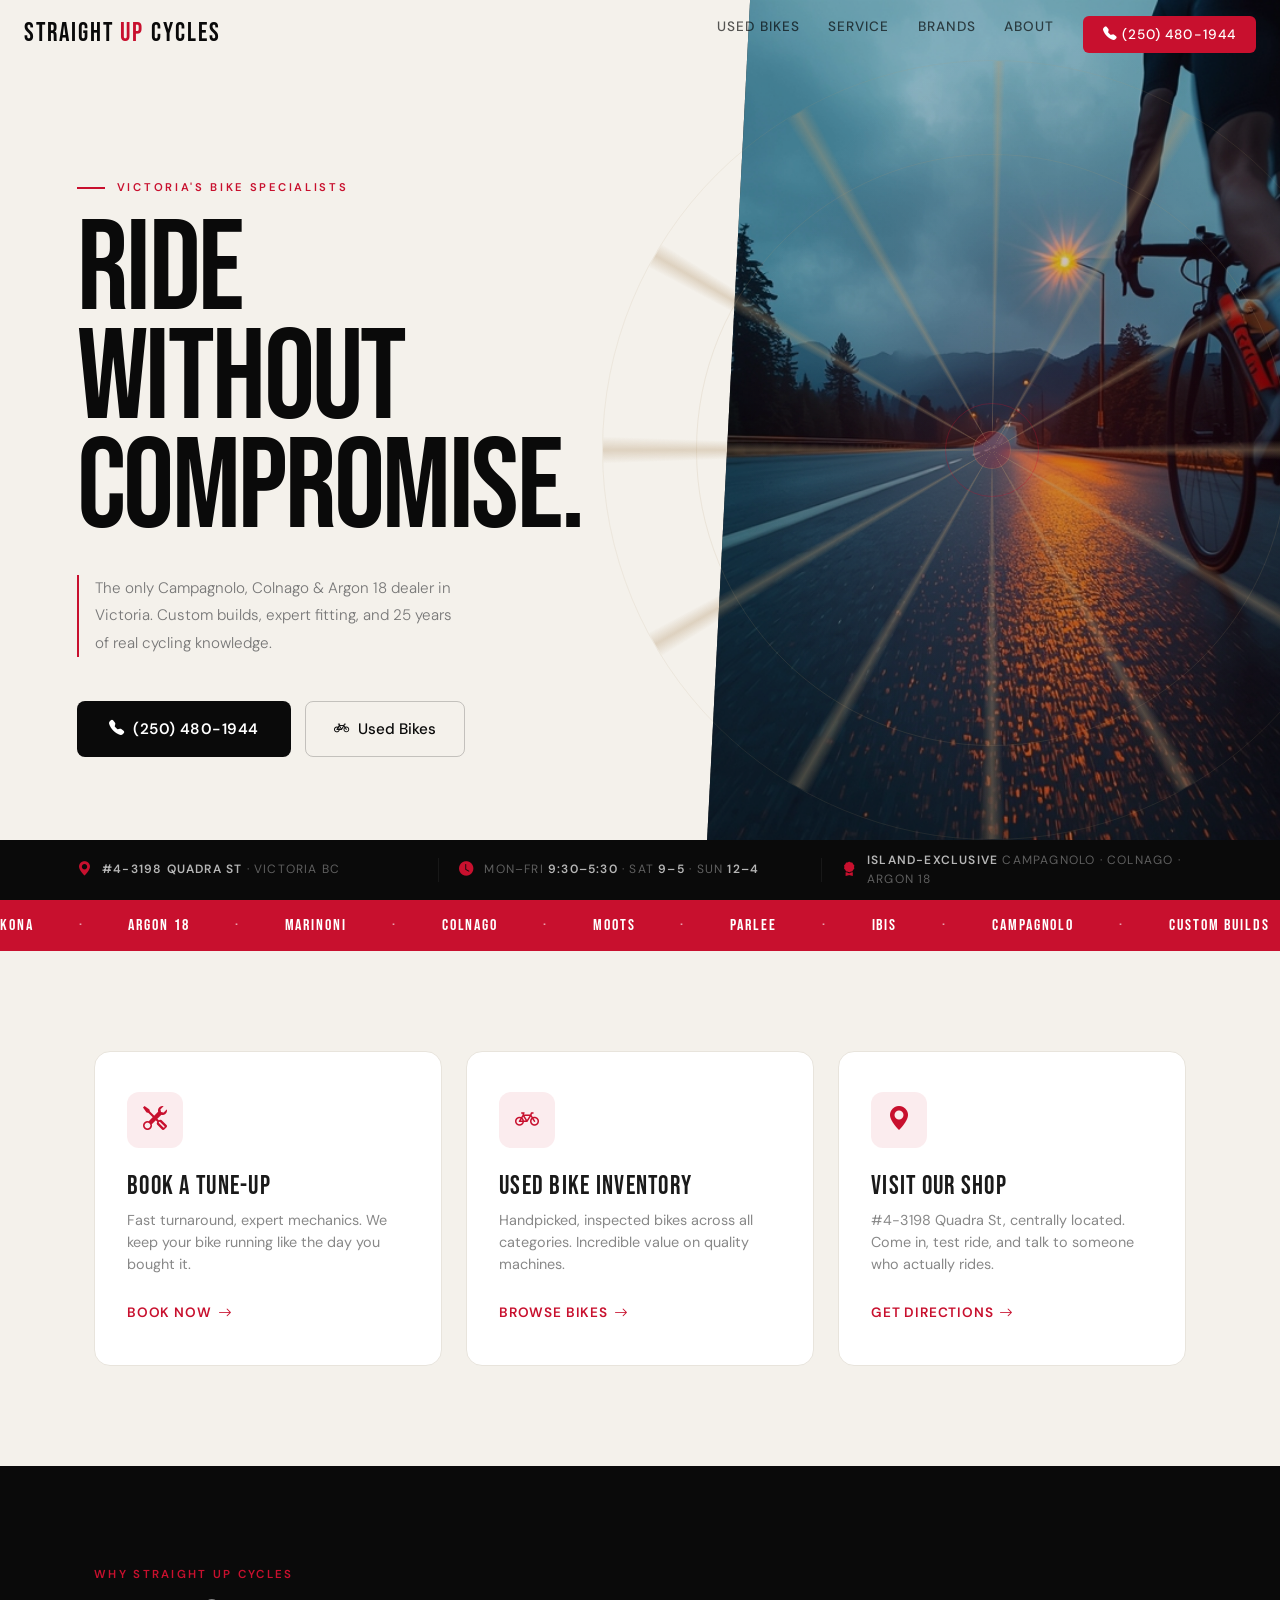
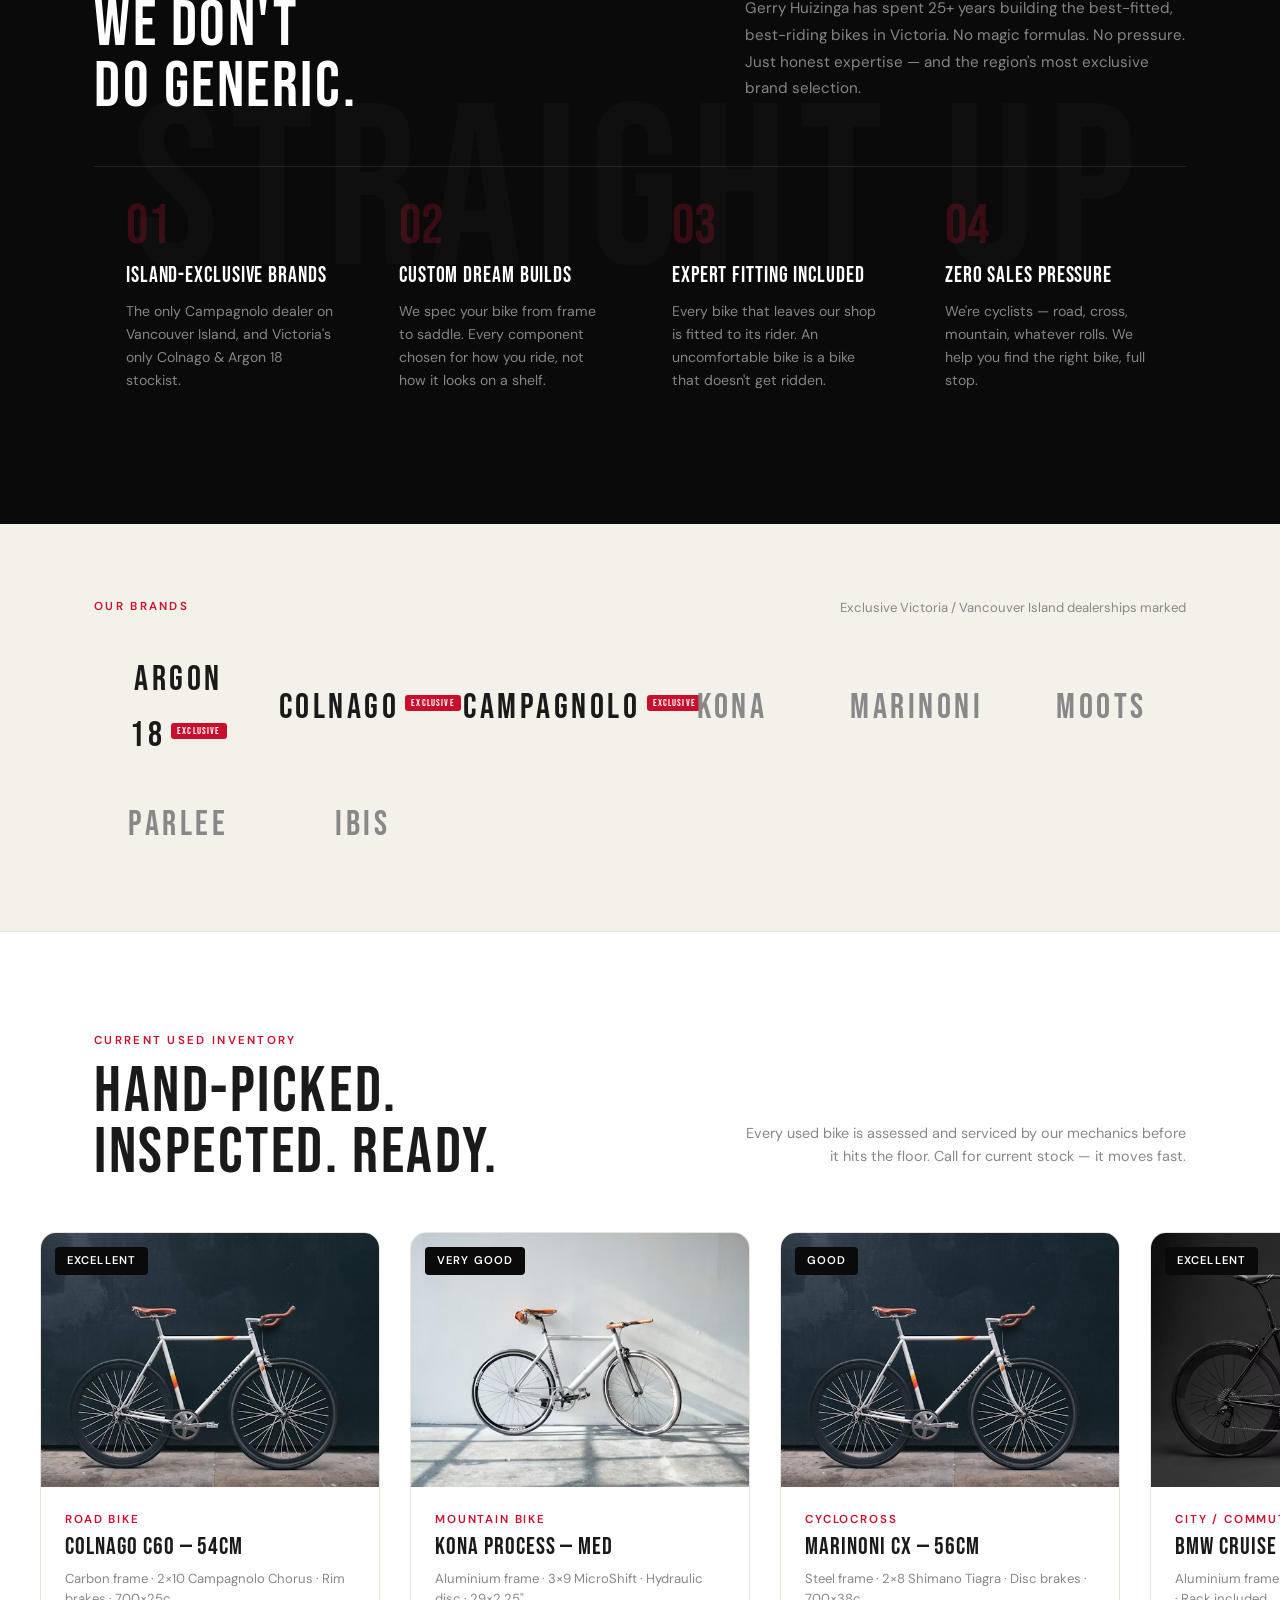
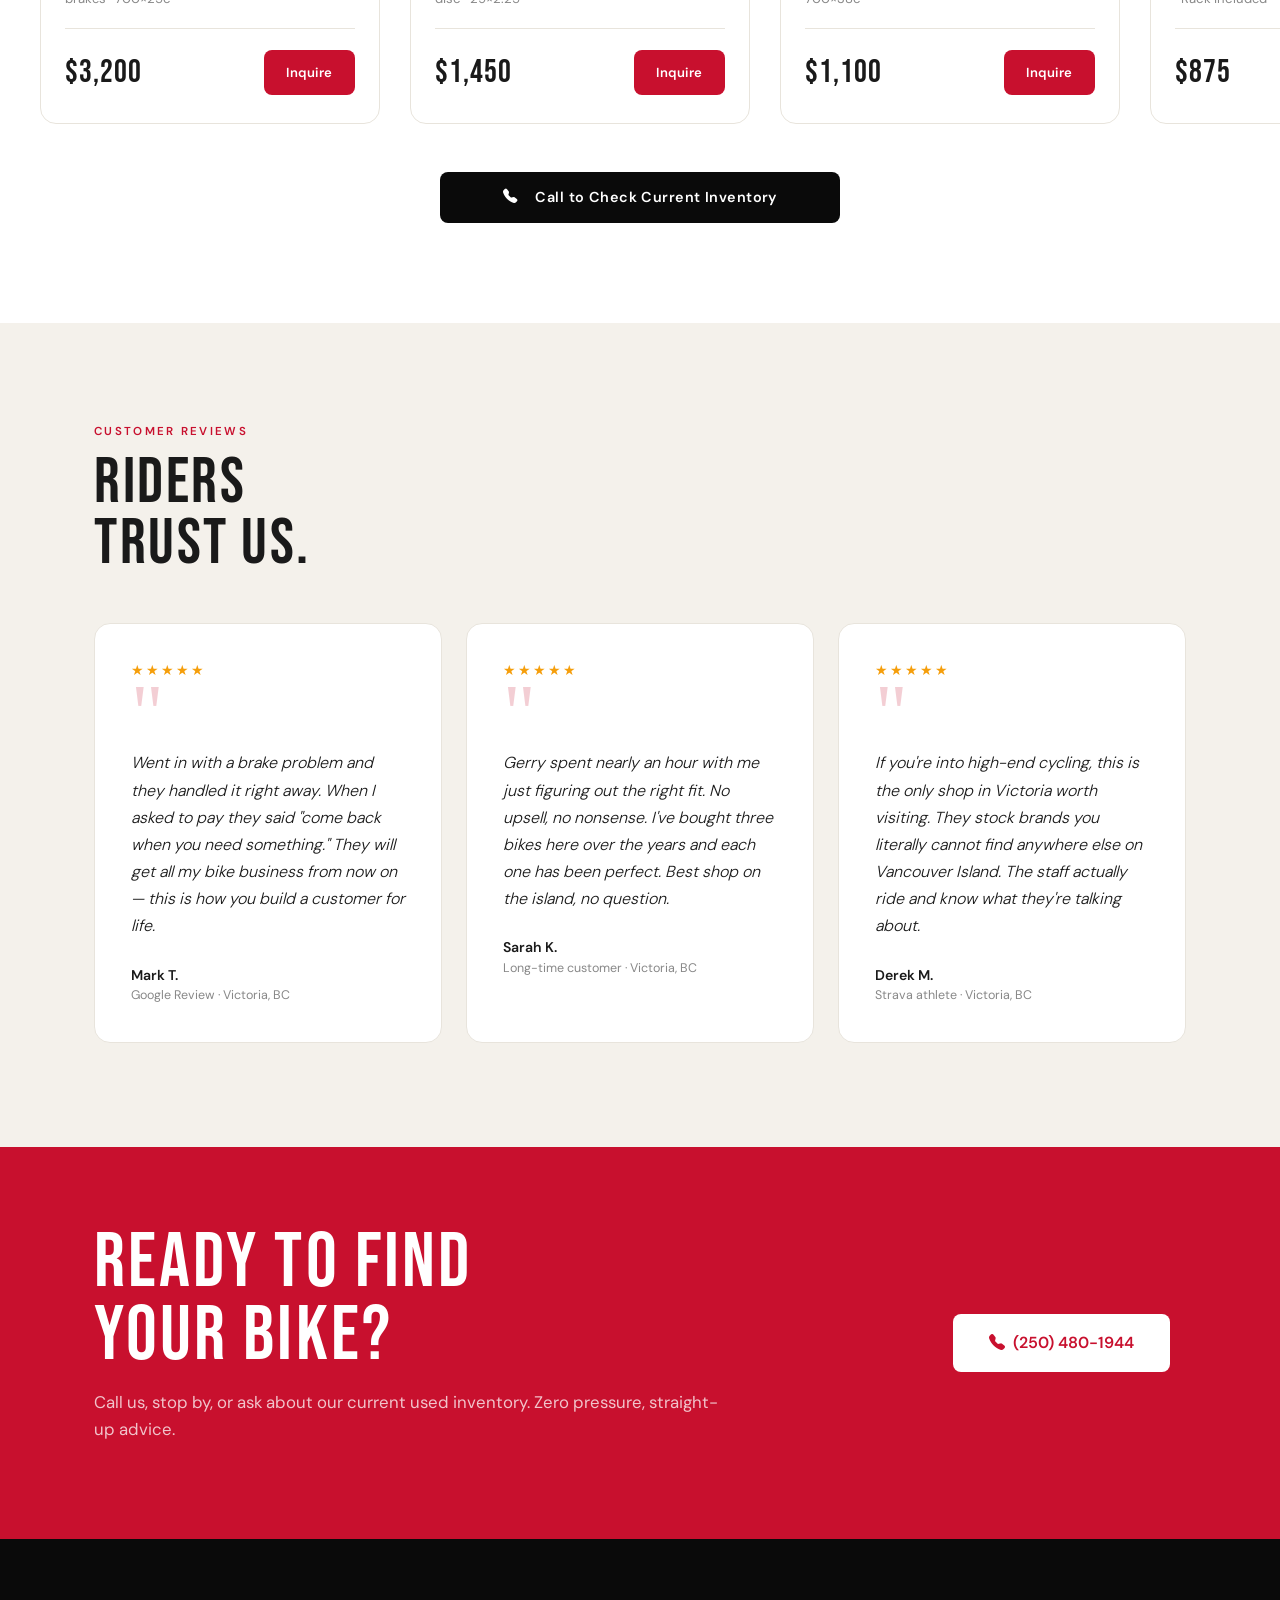
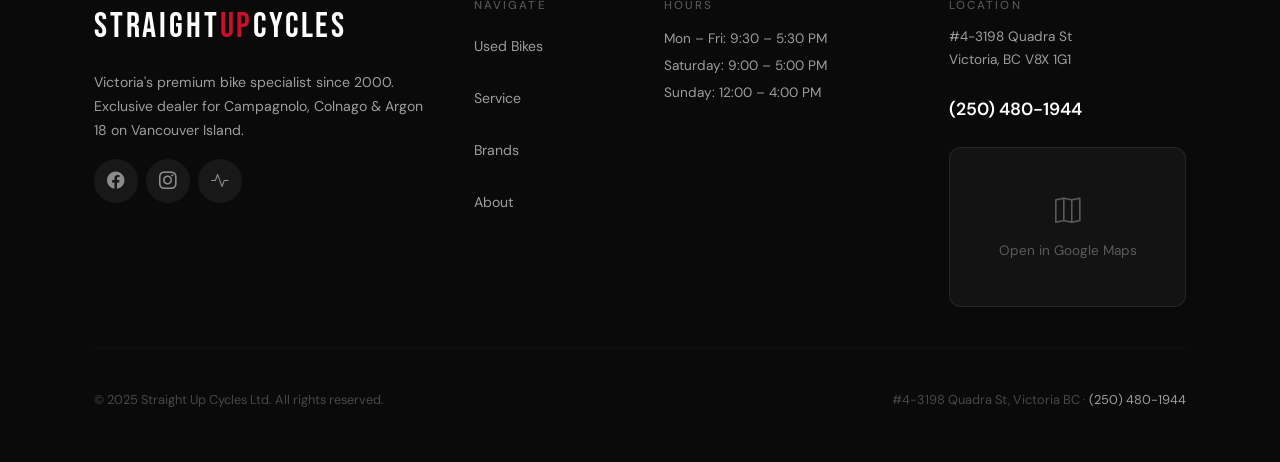
<file: index.html>
<!DOCTYPE html>
<html lang="en">
<head>
  <meta charset="UTF-8" />
  <meta name="viewport" content="width=device-width, initial-scale=1.0" />
  <title>Straight Up Cycles — Victoria's Performance Bike Specialists</title>
  <meta name="description" content="Straight Up Cycles — Victoria BC's only Campagnolo, Colnago & Argon 18 dealer. Expert bike fitting, custom builds, service & used bikes since 2000." />

  <!-- Local CSS Assets -->
  <link href="css/bootstrap.min.css" rel="stylesheet" />
  <link href="css/bootstrap-icons.min.css" rel="stylesheet" />
  <link href="css/fonts.css" rel="stylesheet" />
  <link href="css/style.css" rel="stylesheet" />

  <!-- LocalBusiness Schema -->
  <script type="application/ld+json">
  {
    "@context": "https://schema.org",
    "@type": "LocalBusiness",
    "name": "Straight Up Cycles",
    "image": "https://straightupcycles.ca/og-image.jpg",
    "url": "https://straightupcycles.ca",
    "telephone": "+12504801944",
    "address": {
      "@type": "PostalAddress",
      "streetAddress": "#4-3198 Quadra St",
      "addressLocality": "Victoria",
      "addressRegion": "BC",
      "postalCode": "V8X 1G1",
      "addressCountry": "CA"
    },
    "openingHours": ["Mo-Fr 09:30-17:30","Sa 09:00-17:00","Su 12:00-16:00"]
  }
  </script>
  </head>
<body>

<!-- ───────── NAV ───────── -->
<nav class="site-nav" id="navbar">
  <a href="#" class="nav-logo">Straight <span>Up</span> Cycles</a>
  <div class="nav-links">
    <a href="#bikes">Used Bikes</a>
    <a href="#service">Service</a>
    <a href="#brands">Brands</a>
    <a href="#about">About</a>
    <a href="tel:+12504801944" class="nav-cta"><i class="bi bi-telephone-fill"></i> (250) 480-1944</a>
  </div>
  <button class="nav-hamburger" id="menuToggle" aria-label="Open menu">
    <span></span><span></span><span></span>
  </button>
</nav>

<!-- Mobile drawer -->
<div class="drawer-backdrop" id="drawerBackdrop"></div>
<aside class="mobile-drawer" id="mobileDrawer">
  <a href="#bikes" class="drawer-link">Used Bikes</a>
  <a href="#service" class="drawer-link">Service</a>
  <a href="#brands" class="drawer-link">Brands</a>
  <a href="#about" class="drawer-link">About</a>
  <a href="tel:+12504801944" class="drawer-cta drawer-link">
    <i class="bi bi-telephone-fill"></i> Call (250) 480-1944
  </a>
</aside>


<!-- ───────── HERO ───────── -->
<section class="hero">
  <!-- Massive spinning wheel (Hero Root) -->
  <div class="wheel-light">
    <div class="wheel-hub">
      <div class="hub-ring" style="width:12%;height:12%;border-color:rgba(200,16,46,0.3);"></div>
      <div class="hub-ring" style="width:5%;height:5%;background:rgba(200,16,46,0.2);"></div>
    </div>
  </div>

  <div class="left-panel">
    <div class="content-wrapper">
      <p class="hero-eyebrow">Victoria's Bike Specialists</p>
      <h1 class="display-heading">Ride<br>Without<br>Compromise.</h1>
      <p class="hero-sub">
        The only Campagnolo, Colnago &amp; Argon&nbsp;18 dealer in Victoria.
        Custom builds, expert fitting, and 25 years of real cycling knowledge.
      </p>
      <div class="hero-actions">
        <a href="tel:+12504801944" class="btn-primary-red">
          <i class="bi bi-telephone-fill"></i> (250) 480-1944
        </a>
        <a href="#bikes" class="btn-outline-dark">
          <i class="bi bi-bicycle"></i> Used Bikes
        </a>
      </div>
    </div>
  </div>

  <div class="right-panel">
    <img src="images/cyclist-hero.jpg" alt="Road cyclist at dusk on a wet BC road" width="1600" height="1067" loading="eager" />
  </div>

  <div class="hero-strip">
    <div class="strip-item"><i class="bi bi-geo-alt-fill"></i> <span><strong>#4-3198 Quadra St</strong> · Victoria BC</span></div>
    <div class="strip-item"><i class="bi bi-clock-fill"></i> <span>Mon–Fri <strong>9:30–5:30</strong> · Sat <strong>9–5</strong> · Sun <strong>12–4</strong></span></div>
    <div class="strip-item"><i class="bi bi-award-fill"></i> <span><strong>Island-exclusive</strong> Campagnolo · Colnago · Argon 18</span></div>
  </div>
</section>


<!-- ───────── TICKER ───────── -->
<div class="ticker-wrap" aria-hidden="true">
  <div class="ticker-inner">
    KONA <span>·</span> ARGON 18 <span>·</span> MARINONI <span>·</span> COLNAGO <span>·</span> MOOTS <span>·</span> PARLEE <span>·</span> IBIS <span>·</span> CAMPAGNOLO <span>·</span> CUSTOM BUILDS <span>·</span> BIKE FITTING <span>·</span> EXPERT SERVICE <span>·</span> 25 YEARS EXPERIENCE <span>·</span>
    KONA <span>·</span> ARGON 18 <span>·</span> MARINONI <span>·</span> COLNAGO <span>·</span> MOOTS <span>·</span> PARLEE <span>·</span> IBIS <span>·</span> CAMPAGNOLO <span>·</span> CUSTOM BUILDS <span>·</span> BIKE FITTING <span>·</span> EXPERT SERVICE <span>·</span> 25 YEARS EXPERIENCE <span>·</span>
  </div>
</div>


<!-- ───────── QUICK ACTIONS ───────── -->
<section class="quick-actions" id="service">
  <div class="container px-4">
    <div class="row g-3 g-md-4">
      <div class="col-12 col-md-4 fade-up">
        <a href="tel:+12504801944" class="action-card">
          <div class="icon-wrap"><i class="bi bi-tools"></i></div>
          <div class="action-card-text">
            <h3>Book a Tune-Up</h3>
            <p>Fast turnaround, expert mechanics. We keep your bike running like the day you bought it.</p>
            <span class="action-arrow">Book Now <i class="bi bi-arrow-right"></i></span>
          </div>
        </a>
      </div>
      <div class="col-12 col-md-4 fade-up">
        <a href="#bikes" class="action-card">
          <div class="icon-wrap"><i class="bi bi-bicycle"></i></div>
          <div class="action-card-text">
            <h3>Used Bike Inventory</h3>
            <p>Handpicked, inspected bikes across all categories. Incredible value on quality machines.</p>
            <span class="action-arrow">Browse Bikes <i class="bi bi-arrow-right"></i></span>
          </div>
        </a>
      </div>
      <div class="col-12 col-md-4 fade-up">
        <a href="https://maps.google.com/?q=4-3198+Quadra+St+Victoria+BC" target="_blank" class="action-card">
          <div class="icon-wrap"><i class="bi bi-geo-alt-fill"></i></div>
          <div class="action-card-text">
            <h3>Visit Our Shop</h3>
            <p>#4-3198 Quadra St, centrally located. Come in, test ride, and talk to someone who actually rides.</p>
            <span class="action-arrow">Get Directions <i class="bi bi-arrow-right"></i></span>
          </div>
        </a>
      </div>
    </div>
  </div>
</section>


<!-- ───────── DIFFERENTIATORS ───────── -->
<section class="differentiators" id="about">
  <div class="container px-4">
    <div class="row mb-60 mb-md-5">
      <div class="col-lg-6">
        <p class="section-label fade-up">Why Straight Up Cycles</p>
        <h2 class="display-heading section-title text-white fade-up">We Don't<br>Do Generic.</h2>
      </div>
      <div class="col-lg-5 offset-lg-1 d-flex align-items-end fade-up">
        <p style="color:rgba(255,255,255,0.5); font-size:0.95rem; line-height:1.75;">Gerry Huizinga has spent 25+ years building the best-fitted, best-riding bikes in Victoria. No magic formulas. No pressure. Just honest expertise — and the region's most exclusive brand selection.</p>
      </div>
    </div>

    <div class="row g-0">
      <div class="col-md-3 col-6 fade-up">
        <div class="diff-item">
          <div class="diff-num">01</div>
          <h4>Island-Exclusive Brands</h4>
          <p>The only Campagnolo dealer on Vancouver Island, and Victoria's only Colnago & Argon 18 stockist.</p>
        </div>
      </div>
      <div class="col-md-3 col-6 fade-up">
        <div class="diff-item">
          <div class="diff-num">02</div>
          <h4>Custom Dream Builds</h4>
          <p>We spec your bike from frame to saddle. Every component chosen for how you ride, not how it looks on a shelf.</p>
        </div>
      </div>
      <div class="col-md-3 col-6 fade-up">
        <div class="diff-item">
          <div class="diff-num">03</div>
          <h4>Expert Fitting Included</h4>
          <p>Every bike that leaves our shop is fitted to its rider. An uncomfortable bike is a bike that doesn't get ridden.</p>
        </div>
      </div>
      <div class="col-md-3 col-6 fade-up">
        <div class="diff-item">
          <div class="diff-num">04</div>
          <h4>Zero Sales Pressure</h4>
          <p>We're cyclists — road, cross, mountain, whatever rolls. We help you find the right bike, full stop.</p>
        </div>
      </div>
    </div>
  </div>
</section>


<!-- ───────── BRANDS ───────── -->
<section class="brands-section" id="brands">
  <div class="container px-4">
    <div class="row align-items-center mb-4">
      <div class="col">
        <p class="section-label mb-0">Our Brands</p>
      </div>
      <div class="col-auto">
        <span style="font-size:0.82rem; color:var(--mid-gray);">Exclusive Victoria / Vancouver Island dealerships marked</span>
      </div>
    </div>
    <div class="row align-items-center g-3">
      <div class="col-6 col-sm-4 col-md-2 text-center fade-up"><div class="brand-tag exclusive">ARGON 18</div></div>
      <div class="col-6 col-sm-4 col-md-2 text-center fade-up"><div class="brand-tag exclusive">COLNAGO</div></div>
      <div class="col-6 col-sm-4 col-md-2 text-center fade-up"><div class="brand-tag exclusive">CAMPAGNOLO</div></div>
      <div class="col-6 col-sm-4 col-md-2 text-center fade-up"><div class="brand-tag">KONA</div></div>
      <div class="col-6 col-sm-4 col-md-2 text-center fade-up"><div class="brand-tag">MARINONI</div></div>
      <div class="col-6 col-sm-4 col-md-2 text-center fade-up"><div class="brand-tag">MOOTS</div></div>
      <div class="col-6 col-sm-4 col-md-2 text-center fade-up"><div class="brand-tag">PARLEE</div></div>
      <div class="col-6 col-sm-4 col-md-2 text-center fade-up"><div class="brand-tag">IBIS</div></div>
    </div>
  </div>
</section>


<!-- ───────── USED BIKES ───────── -->
<section class="used-bikes" id="bikes">
  <div class="container px-4">
    <div class="row mb-4 mb-md-5 align-items-end">
      <div class="col-md-7">
        <p class="section-label fade-up">Current Used Inventory</p>
        <h2 class="display-heading section-title fade-up">Hand-Picked.<br>Inspected. Ready.</h2>
      </div>
      <div class="col-md-5 text-md-end fade-up">
        <p style="color:var(--mid-gray); font-size:0.9rem;">Every used bike is assessed and serviced by our mechanics before it hits the floor. Call for current stock — it moves fast.</p>
      </div>
    </div>
  </div>

  <div class="bike-marquee">
    <div class="bike-track">

      <!-- Original 4 cards -->
      <div class="bike-card">
        <div class="bike-card-img">
          <img src="images/bike.jpg" alt="Road Bike" width="800" height="600" loading="lazy" />
          <span class="condition-badge">Excellent</span>
        </div>
        <div class="bike-card-body">
          <div class="bike-type">Road Bike</div>
          <div class="bike-name">Colnago C60 — 54cm</div>
          <div class="bike-specs">Carbon frame · 2×10 Campagnolo Chorus · Rim brakes · 700×25c</div>
          <div class="bike-footer">
            <div class="bike-price">$3,200</div>
            <a href="tel:+12504801944" class="btn-inquire">Inquire</a>
          </div>
        </div>
      </div>

      <div class="bike-card">
        <div class="bike-card-img">
          <img src="images/Mountain-Bike.jpg" alt="Mountain Bike" width="800" height="600" loading="lazy" />
          <span class="condition-badge">Very Good</span>
        </div>
        <div class="bike-card-body">
          <div class="bike-type">Mountain Bike</div>
          <div class="bike-name">Kona Process — Med</div>
          <div class="bike-specs">Aluminium frame · 3×9 MicroShift · Hydraulic disc · 29×2.25"</div>
          <div class="bike-footer">
            <div class="bike-price">$1,450</div>
            <a href="tel:+12504801944" class="btn-inquire">Inquire</a>
          </div>
        </div>
      </div>

      <div class="bike-card">
        <div class="bike-card-img">
          <img src="images/cycle-cross.jpg" alt="Cyclocross Bike" width="800" height="600" loading="lazy" />
          <span class="condition-badge">Good</span>
        </div>
        <div class="bike-card-body">
          <div class="bike-type">Cyclocross</div>
          <div class="bike-name">Marinoni CX — 56cm</div>
          <div class="bike-specs">Steel frame · 2×8 Shimano Tiagra · Disc brakes · 700×38c</div>
          <div class="bike-footer">
            <div class="bike-price">$1,100</div>
            <a href="tel:+12504801944" class="btn-inquire">Inquire</a>
          </div>
        </div>
      </div>

      <div class="bike-card">
        <div class="bike-card-img">
          <img src="images/city.jpg" alt="City Bike" width="800" height="600" loading="lazy" />
          <span class="condition-badge">Excellent</span>
        </div>
        <div class="bike-card-body">
          <div class="bike-type">City / Commuter</div>
          <div class="bike-name">BMW Cruise Hybrid</div>
          <div class="bike-specs">Aluminium frame · 3×9 Shimano XT · Rim brakes · Rack included</div>
          <div class="bike-footer">
            <div class="bike-price">$875</div>
            <a href="tel:+12504801944" class="btn-inquire">Inquire</a>
          </div>
        </div>
      </div>

    </div>
  </div>

  <div class="container px-4">
    <div class="text-center mt-4 mt-md-5 fade-up">
      <a href="tel:+12504801944" class="btn-primary-red" style="font-size:0.9rem; padding:14px 32px; width:100%; max-width:400px; justify-content:center;">
        <i class="bi bi-telephone-fill"></i>&nbsp; Call to Check Current Inventory
      </a>
    </div>
  </div>
</section>


<!-- ───────── TESTIMONIALS ───────── -->
<section class="testimonials">
  <div class="container px-4">
    <div class="row mb-4 mb-md-5">
      <div class="col-md-6">
        <p class="section-label fade-up">Customer Reviews</p>
        <h2 class="display-heading section-title fade-up">Riders<br>Trust Us.</h2>
      </div>
    </div>
  </div>

  <div class="testimonial-scroll-wrap">
    <div class="testimonial-scroll-inner container px-4">

      <div class="testimonial-wrap fade-up">
        <div class="testimonial-card">
          <div class="stars">★★★★★</div>
          <span class="quote-mark">"</span>
          <blockquote>Went in with a brake problem and they handled it right away. When I asked to pay they said "come back when you need something." They will get all my bike business from now on — this is how you build a customer for life.</blockquote>
          <div class="reviewer-name">Mark T.</div>
          <div class="reviewer-detail">Google Review · Victoria, BC</div>
        </div>
      </div>

      <div class="testimonial-wrap fade-up">
        <div class="testimonial-card">
          <div class="stars">★★★★★</div>
          <span class="quote-mark">"</span>
          <blockquote>Gerry spent nearly an hour with me just figuring out the right fit. No upsell, no nonsense. I've bought three bikes here over the years and each one has been perfect. Best shop on the island, no question.</blockquote>
          <div class="reviewer-name">Sarah K.</div>
          <div class="reviewer-detail">Long-time customer · Victoria, BC</div>
        </div>
      </div>

      <div class="testimonial-wrap fade-up">
        <div class="testimonial-card">
          <div class="stars">★★★★★</div>
          <span class="quote-mark">"</span>
          <blockquote>If you're into high-end cycling, this is the only shop in Victoria worth visiting. They stock brands you literally cannot find anywhere else on Vancouver Island. The staff actually ride and know what they're talking about.</blockquote>
          <div class="reviewer-name">Derek M.</div>
          <div class="reviewer-detail">Strava athlete · Victoria, BC</div>
        </div>
      </div>

    </div>
  </div>
</section>


<!-- ───────── CTA BAND ───────── -->
<section class="cta-band">
  <div class="container px-4">
    <div class="row align-items-center">
      <div class="col-md-7 mb-4 mb-md-0">
        <h2 class="display-heading fade-up">Ready to Find<br>Your Bike?</h2>
        <p class="mt-3 fade-up">Call us, stop by, or ask about our current used inventory. Zero pressure, straight-up advice.</p>
      </div>
      <div class="col-md-5 text-md-end fade-up">
        <a href="tel:+12504801944" class="btn-white me-3">
          <i class="bi bi-telephone-fill"></i> (250) 480-1944
        </a>
      </div>
    </div>
  </div>
</section>


<!-- ───────── FOOTER ───────── -->
<footer>
  <div class="container px-4">
    <div class="row g-5">
      <div class="col-lg-4">
        <a href="#" class="footer-logo">Straight <span>Up</span> Cycles</a>
        <p style="font-size:0.88rem; margin-top:16px; line-height:1.7;">Victoria's premium bike specialist since 2000. Exclusive dealer for Campagnolo, Colnago & Argon 18 on Vancouver Island.</p>
        <div class="mt-3 d-flex gap-2">
          <a href="#" class="social-btn" aria-label="Facebook"><i class="bi bi-facebook"></i></a>
          <a href="#" class="social-btn" aria-label="Instagram"><i class="bi bi-instagram"></i></a>
          <a href="#" class="social-btn" aria-label="Strava"><i class="bi bi-activity"></i></a>
        </div>
      </div>

      <div class="col-lg-2 col-md-4">
        <h6>Navigate</h6>
        <div class="d-flex flex-column gap-2" style="font-size:0.88rem;">
          <a href="#bikes">Used Bikes</a>
          <a href="#service">Service</a>
          <a href="#brands">Brands</a>
          <a href="#about">About</a>
        </div>
      </div>

      <div class="col-lg-3 col-md-4">
        <h6>Hours</h6>
        <div style="font-size:0.85rem; line-height:2;">
          Mon – Fri: 9:30 – 5:30 PM<br>
          Saturday: 9:00 – 5:00 PM<br>
          Sunday: 12:00 – 4:00 PM
        </div>
      </div>

      <div class="col-lg-3 col-md-4">
        <h6>Location</h6>
        <p style="font-size:0.85rem; line-height:1.7;">#4-3198 Quadra St<br>Victoria, BC  V8X 1G1</p>
        <a href="tel:+12504801944" style="font-size:1.1rem; font-weight:600; color:#fff;">(250) 480-1944</a>
        <div class="mt-3">
          <a href="https://maps.google.com/?q=4-3198+Quadra+St+Victoria+BC" target="_blank" class="map-placeholder">
            <i class="bi bi-map"></i>
            <span>Open in Google Maps</span>
          </a>
        </div>
      </div>
    </div>

    <hr class="footer-divider" />
    <div class="d-flex flex-column flex-md-row justify-content-between align-items-center gap-2 footer-legal">
      <span>© 2025 Straight Up Cycles Ltd. All rights reserved.</span>
      <span>#4-3198 Quadra St, Victoria BC · <a href="tel:+12504801944">(250) 480-1944</a></span>
    </div>
  </div>
</footer>


<!-- ───────── STICKY MOBILE CALL BAR ───────── -->
<div class="mobile-call-bar" role="complementary" aria-label="Call section">
  <div class="container d-flex gap-2 p-0">
    <a href="tel:+12504801944" class="flex-grow-1">
      <i class="bi bi-telephone-outbound-fill"></i> CALL SHOP
    </a>
    <a href="#bikes" class="flex-grow-1" style="background: var(--black); border: 1px solid rgba(255,255,255,0.2);">
      <i class="bi bi-bicycle"></i> INVENTORY
    </a>
  </div>
</div>


<!-- Local JS Assets -->
<script src="js/bootstrap.bundle.min.js" defer></script>
<script src="js/script.js" defer></script>

</body>
</html>
</file>
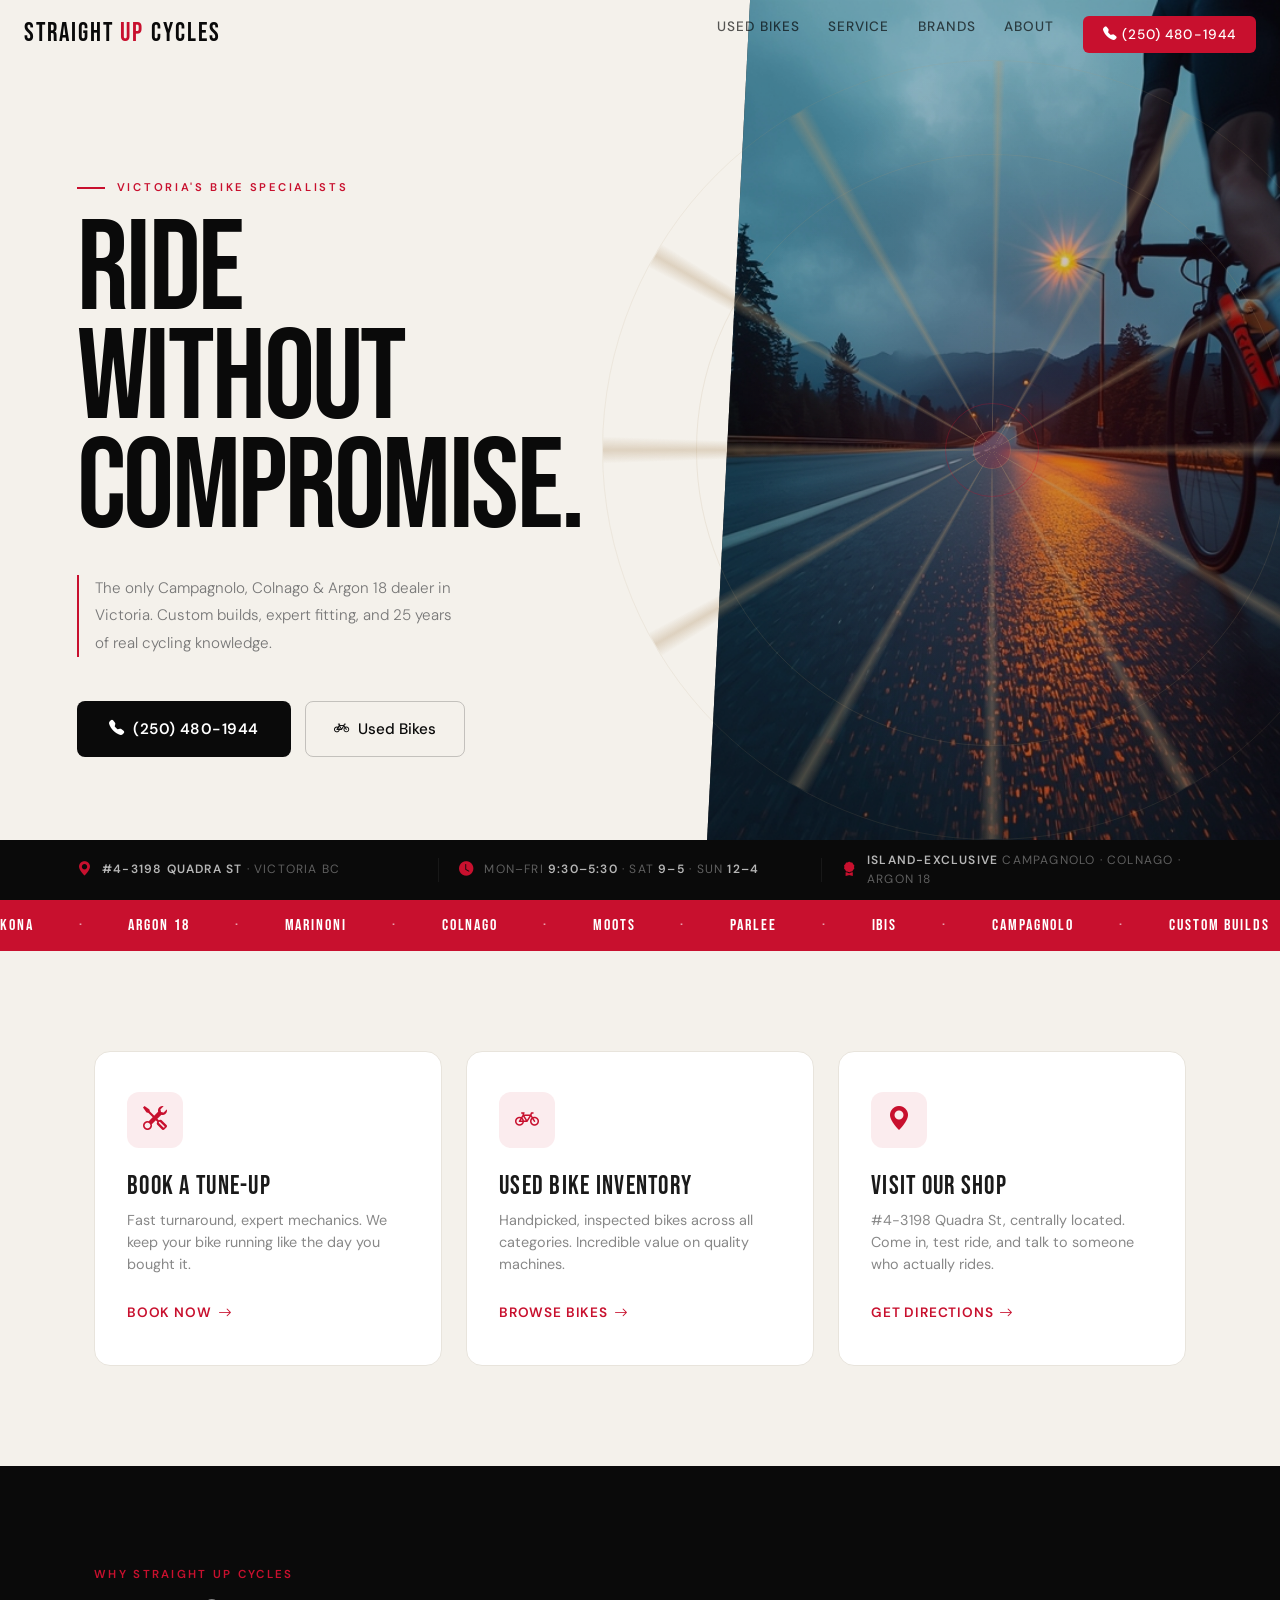
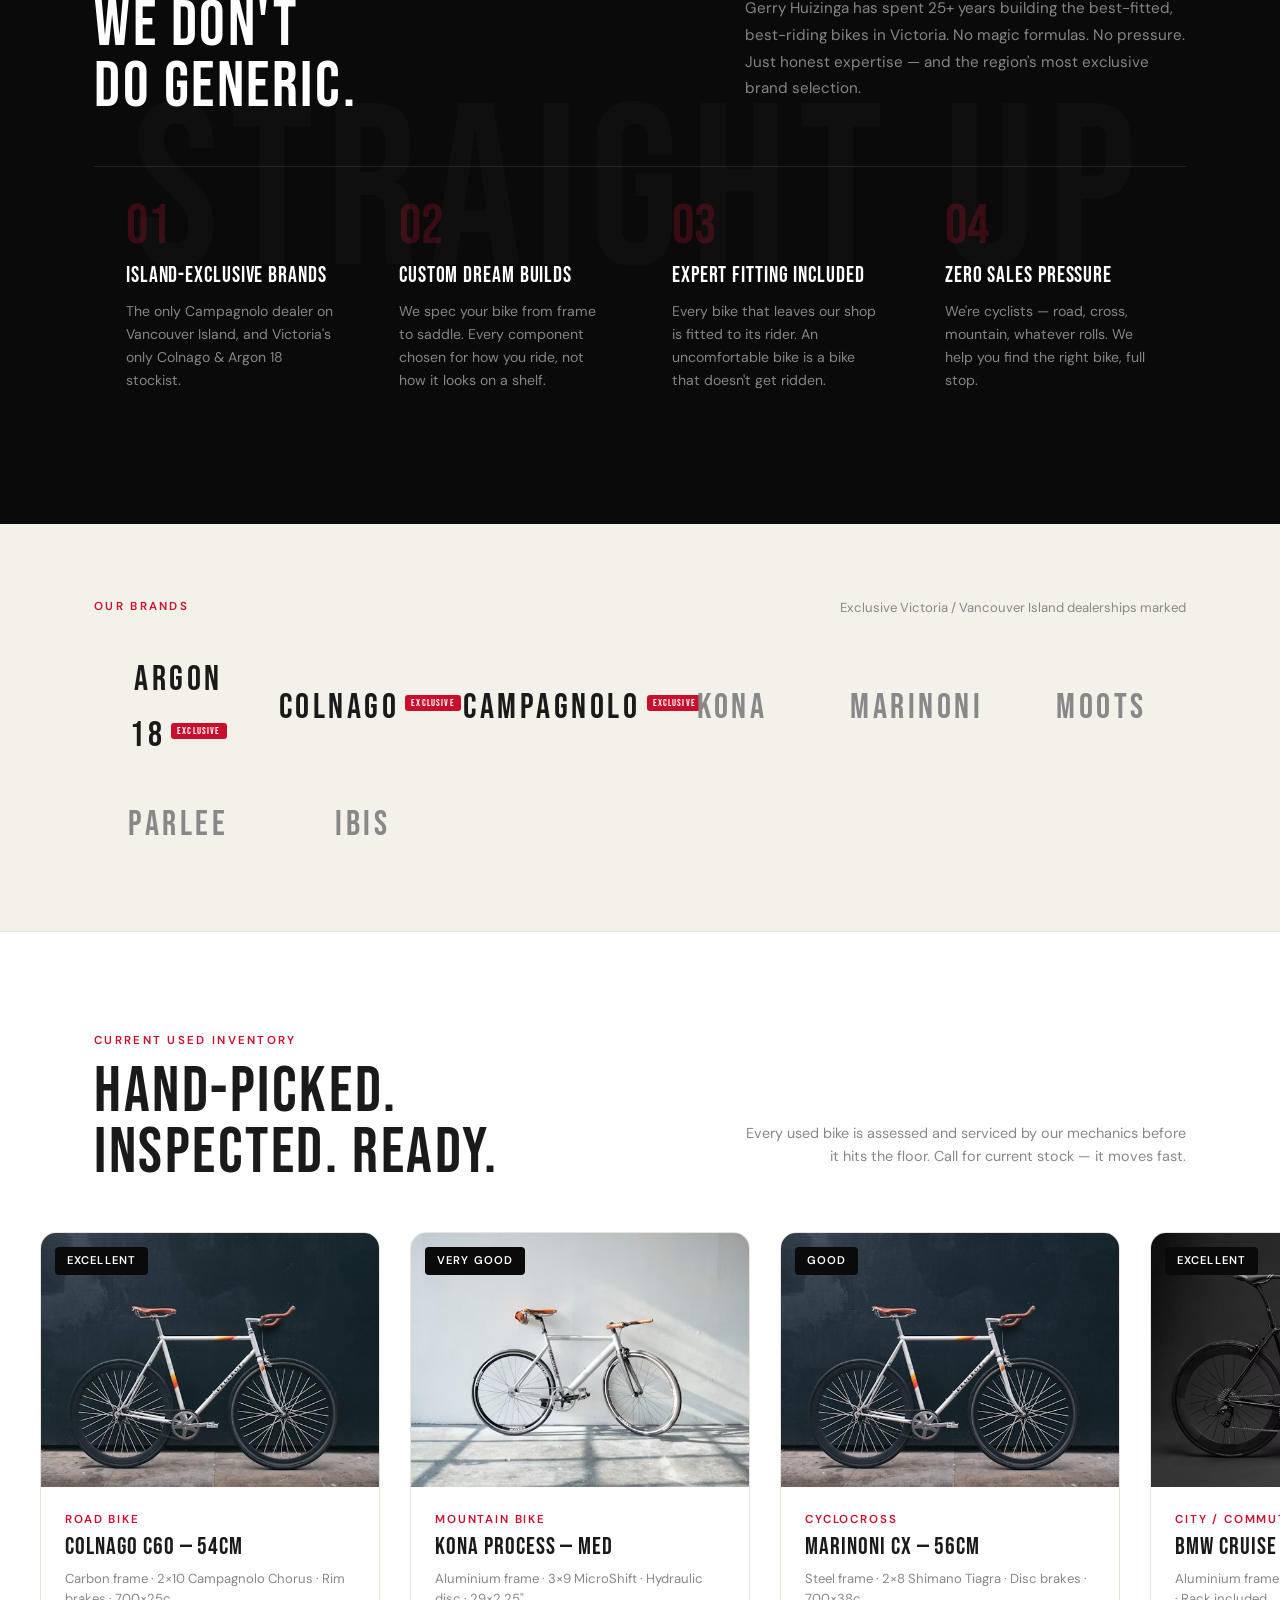
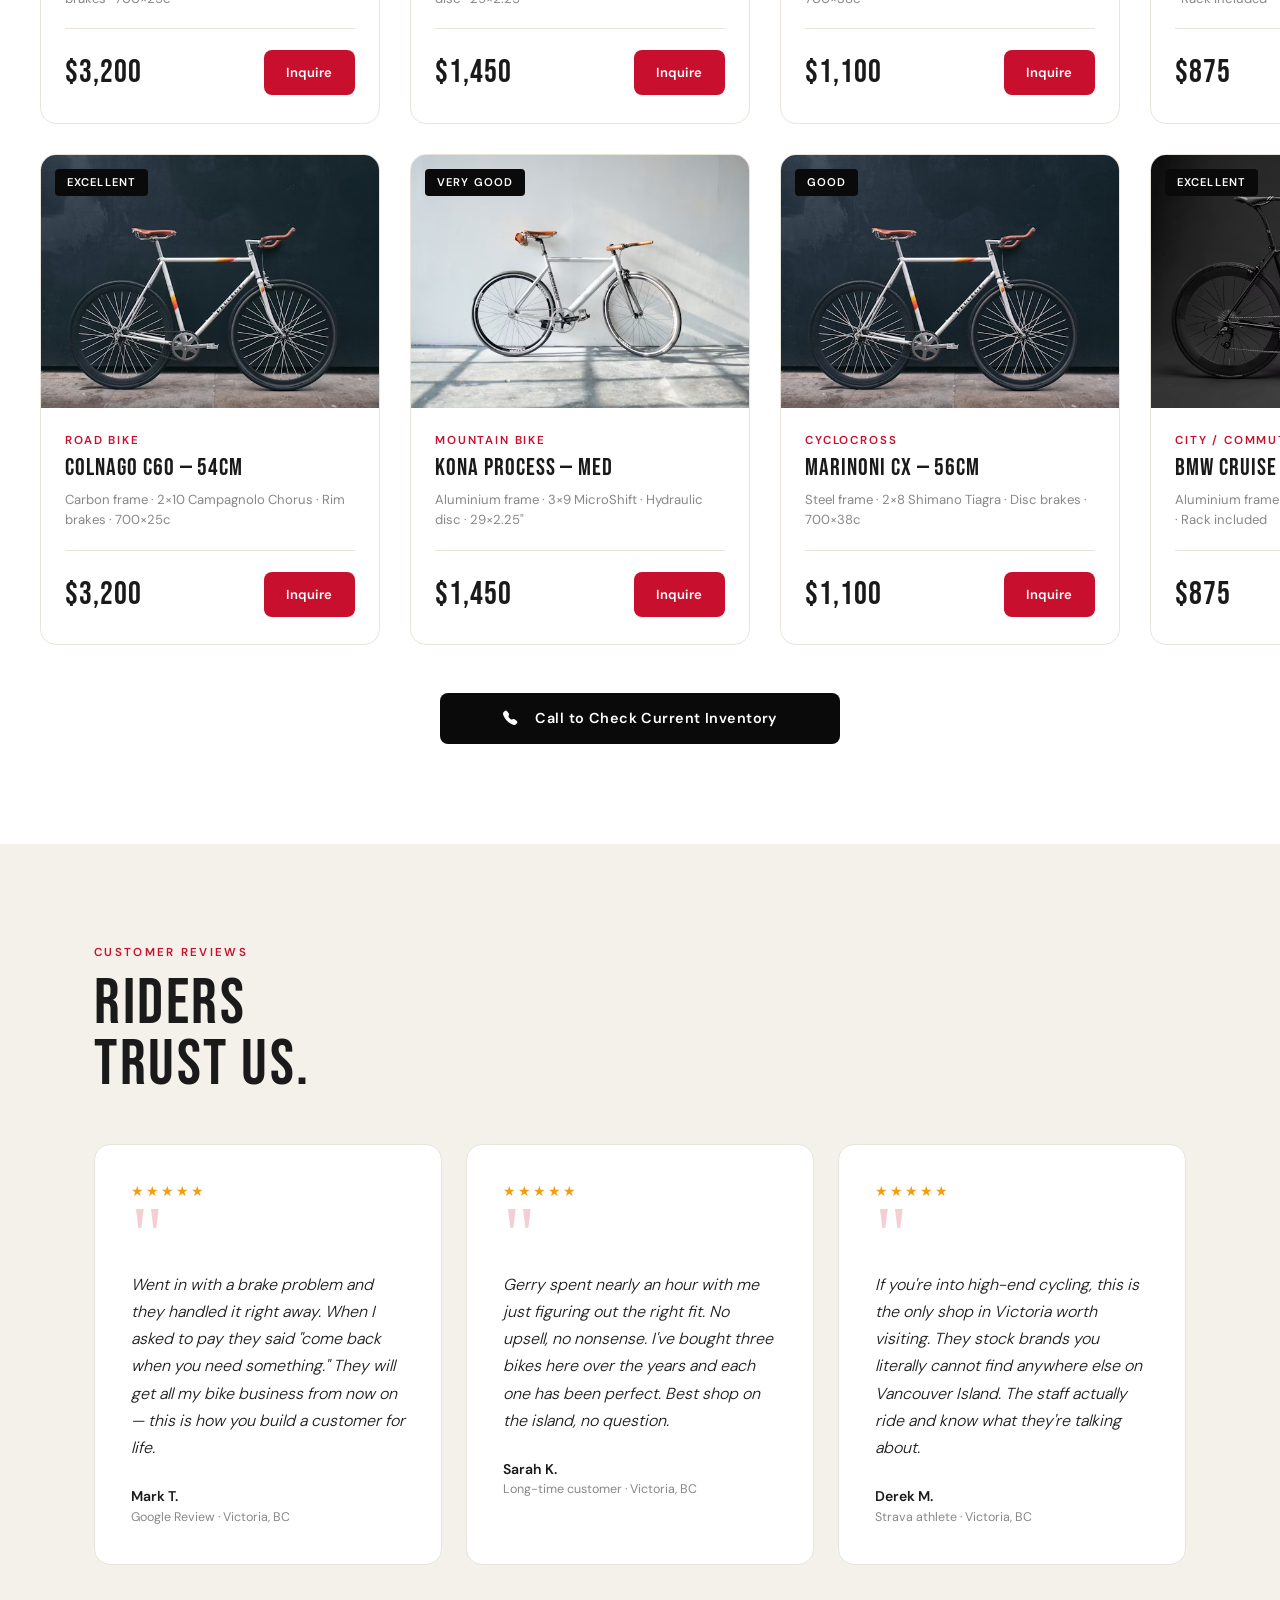
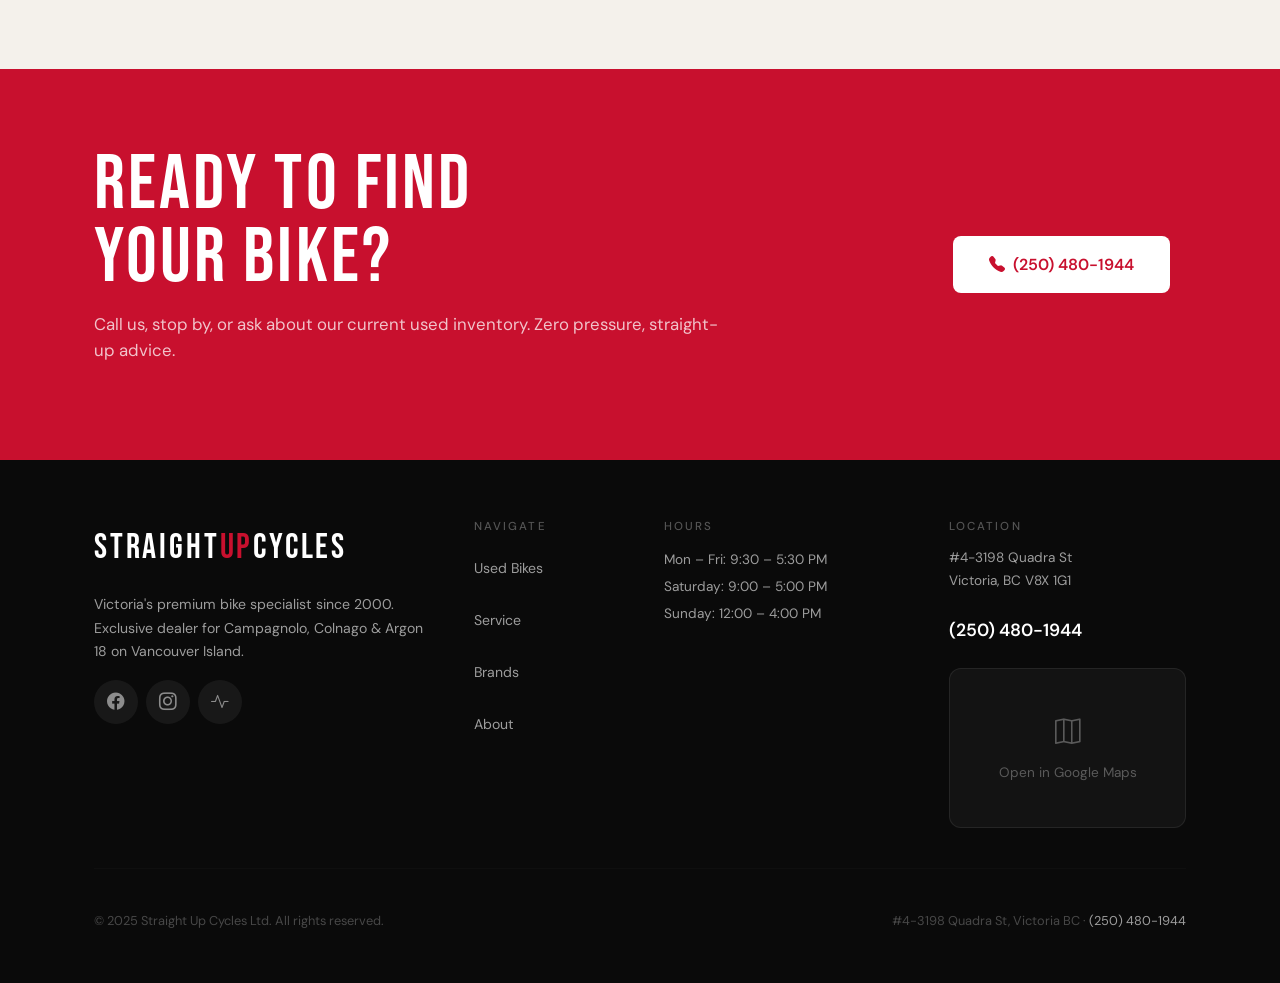
<file: straightupcycles-poc.html>
<!DOCTYPE html>
<html lang="en">
<head>
  <meta charset="UTF-8" />
  <meta name="viewport" content="width=device-width, initial-scale=1.0" />
  <title>Straight Up Cycles — Victoria's Performance Bike Specialists</title>
  <meta name="description" content="Straight Up Cycles — Victoria BC's only Campagnolo, Colnago & Argon 18 dealer. Expert bike fitting, custom builds, service & used bikes since 2000." />

  <!-- Local CSS Assets -->
  <link href="css/bootstrap.min.css" rel="stylesheet" />
  <link href="css/bootstrap-icons.min.css" rel="stylesheet" />
  <link href="css/fonts.css" rel="stylesheet" />
  <link href="css/style.css" rel="stylesheet" />

  <!-- LocalBusiness Schema -->
  <script type="application/ld+json">
  {
    "@context": "https://schema.org",
    "@type": "LocalBusiness",
    "name": "Straight Up Cycles",
    "image": "https://straightupcycles.ca/og-image.jpg",
    "url": "https://straightupcycles.ca",
    "telephone": "+12504801944",
    "address": {
      "@type": "PostalAddress",
      "streetAddress": "#4-3198 Quadra St",
      "addressLocality": "Victoria",
      "addressRegion": "BC",
      "postalCode": "V8X 1G1",
      "addressCountry": "CA"
    },
    "openingHours": ["Mo-Fr 09:30-17:30","Sa 09:00-17:00","Su 12:00-16:00"]
  }
  </script>
  </head>
<body>

<!-- ───────── NAV ───────── -->
<nav class="site-nav" id="navbar">
  <a href="#" class="nav-logo">Straight <span>Up</span> Cycles</a>
  <div class="nav-links">
    <a href="#bikes">Used Bikes</a>
    <a href="#service">Service</a>
    <a href="#brands">Brands</a>
    <a href="#about">About</a>
    <a href="tel:+12504801944" class="nav-cta"><i class="bi bi-telephone-fill"></i> (250) 480-1944</a>
  </div>
  <button class="nav-hamburger" id="menuToggle" aria-label="Open menu">
    <span></span><span></span><span></span>
  </button>
</nav>

<!-- Mobile drawer -->
<div class="drawer-backdrop" id="drawerBackdrop"></div>
<aside class="mobile-drawer" id="mobileDrawer">
  <a href="#bikes" class="drawer-link">Used Bikes</a>
  <a href="#service" class="drawer-link">Service</a>
  <a href="#brands" class="drawer-link">Brands</a>
  <a href="#about" class="drawer-link">About</a>
  <a href="tel:+12504801944" class="drawer-cta drawer-link">
    <i class="bi bi-telephone-fill"></i> Call (250) 480-1944
  </a>
</aside>


<!-- ───────── HERO ───────── -->
<section class="hero">
  <!-- Massive spinning wheel (Hero Root) -->
  <div class="wheel-light">
    <div class="wheel-hub">
      <div class="hub-ring" style="width:12%;height:12%;border-color:rgba(200,16,46,0.3);"></div>
      <div class="hub-ring" style="width:5%;height:5%;background:rgba(200,16,46,0.2);"></div>
    </div>
  </div>

  <div class="left-panel">
    <div class="content-wrapper">
      <p class="hero-eyebrow">Victoria's Bike Specialists</p>
      <h1 class="display-heading">Ride<br>Without<br>Compromise.</h1>
      <p class="hero-sub">
        The only Campagnolo, Colnago &amp; Argon&nbsp;18 dealer in Victoria.
        Custom builds, expert fitting, and 25 years of real cycling knowledge.
      </p>
      <div class="hero-actions">
        <a href="tel:+12504801944" class="btn-primary-red">
          <i class="bi bi-telephone-fill"></i> (250) 480-1944
        </a>
        <a href="#bikes" class="btn-outline-dark">
          <i class="bi bi-bicycle"></i> Used Bikes
        </a>
      </div>
    </div>
  </div>

  <div class="right-panel">
    <img src="images/cyclist-hero.jpg" alt="Road cyclist at dusk on a wet BC road" loading="eager" />
  </div>

  <div class="hero-strip">
    <div class="strip-item"><i class="bi bi-geo-alt-fill"></i> <span><strong>#4-3198 Quadra St</strong> · Victoria BC</span></div>
    <div class="strip-item"><i class="bi bi-clock-fill"></i> <span>Mon–Fri <strong>9:30–5:30</strong> · Sat <strong>9–5</strong> · Sun <strong>12–4</strong></span></div>
    <div class="strip-item"><i class="bi bi-award-fill"></i> <span><strong>Island-exclusive</strong> Campagnolo · Colnago · Argon 18</span></div>
  </div>
</section>


<!-- ───────── TICKER ───────── -->
<div class="ticker-wrap" aria-hidden="true">
  <div class="ticker-inner">
    KONA <span>·</span> ARGON 18 <span>·</span> MARINONI <span>·</span> COLNAGO <span>·</span> MOOTS <span>·</span> PARLEE <span>·</span> IBIS <span>·</span> CAMPAGNOLO <span>·</span> CUSTOM BUILDS <span>·</span> BIKE FITTING <span>·</span> EXPERT SERVICE <span>·</span> 25 YEARS EXPERIENCE <span>·</span>
    KONA <span>·</span> ARGON 18 <span>·</span> MARINONI <span>·</span> COLNAGO <span>·</span> MOOTS <span>·</span> PARLEE <span>·</span> IBIS <span>·</span> CAMPAGNOLO <span>·</span> CUSTOM BUILDS <span>·</span> BIKE FITTING <span>·</span> EXPERT SERVICE <span>·</span> 25 YEARS EXPERIENCE <span>·</span>
  </div>
</div>


<!-- ───────── QUICK ACTIONS ───────── -->
<section class="quick-actions" id="service">
  <div class="container px-4">
    <div class="row g-3 g-md-4">
      <div class="col-12 col-md-4 fade-up">
        <a href="tel:+12504801944" class="action-card">
          <div class="icon-wrap"><i class="bi bi-tools"></i></div>
          <div class="action-card-text">
            <h3>Book a Tune-Up</h3>
            <p>Fast turnaround, expert mechanics. We keep your bike running like the day you bought it.</p>
            <span class="action-arrow">Book Now <i class="bi bi-arrow-right"></i></span>
          </div>
        </a>
      </div>
      <div class="col-12 col-md-4 fade-up">
        <a href="#bikes" class="action-card">
          <div class="icon-wrap"><i class="bi bi-bicycle"></i></div>
          <div class="action-card-text">
            <h3>Used Bike Inventory</h3>
            <p>Handpicked, inspected bikes across all categories. Incredible value on quality machines.</p>
            <span class="action-arrow">Browse Bikes <i class="bi bi-arrow-right"></i></span>
          </div>
        </a>
      </div>
      <div class="col-12 col-md-4 fade-up">
        <a href="https://maps.google.com/?q=4-3198+Quadra+St+Victoria+BC" target="_blank" class="action-card">
          <div class="icon-wrap"><i class="bi bi-geo-alt-fill"></i></div>
          <div class="action-card-text">
            <h3>Visit Our Shop</h3>
            <p>#4-3198 Quadra St, centrally located. Come in, test ride, and talk to someone who actually rides.</p>
            <span class="action-arrow">Get Directions <i class="bi bi-arrow-right"></i></span>
          </div>
        </a>
      </div>
    </div>
  </div>
</section>


<!-- ───────── DIFFERENTIATORS ───────── -->
<section class="differentiators" id="about">
  <div class="container px-4">
    <div class="row mb-60 mb-md-5">
      <div class="col-lg-6">
        <p class="section-label fade-up">Why Straight Up Cycles</p>
        <h2 class="display-heading section-title text-white fade-up">We Don't<br>Do Generic.</h2>
      </div>
      <div class="col-lg-5 offset-lg-1 d-flex align-items-end fade-up">
        <p style="color:rgba(255,255,255,0.5); font-size:0.95rem; line-height:1.75;">Gerry Huizinga has spent 25+ years building the best-fitted, best-riding bikes in Victoria. No magic formulas. No pressure. Just honest expertise — and the region's most exclusive brand selection.</p>
      </div>
    </div>

    <div class="row g-0">
      <div class="col-md-3 col-6 fade-up">
        <div class="diff-item">
          <div class="diff-num">01</div>
          <h4>Island-Exclusive Brands</h4>
          <p>The only Campagnolo dealer on Vancouver Island, and Victoria's only Colnago & Argon 18 stockist.</p>
        </div>
      </div>
      <div class="col-md-3 col-6 fade-up">
        <div class="diff-item">
          <div class="diff-num">02</div>
          <h4>Custom Dream Builds</h4>
          <p>We spec your bike from frame to saddle. Every component chosen for how you ride, not how it looks on a shelf.</p>
        </div>
      </div>
      <div class="col-md-3 col-6 fade-up">
        <div class="diff-item">
          <div class="diff-num">03</div>
          <h4>Expert Fitting Included</h4>
          <p>Every bike that leaves our shop is fitted to its rider. An uncomfortable bike is a bike that doesn't get ridden.</p>
        </div>
      </div>
      <div class="col-md-3 col-6 fade-up">
        <div class="diff-item">
          <div class="diff-num">04</div>
          <h4>Zero Sales Pressure</h4>
          <p>We're cyclists — road, cross, mountain, whatever rolls. We help you find the right bike, full stop.</p>
        </div>
      </div>
    </div>
  </div>
</section>


<!-- ───────── BRANDS ───────── -->
<section class="brands-section" id="brands">
  <div class="container px-4">
    <div class="row align-items-center mb-4">
      <div class="col">
        <p class="section-label mb-0">Our Brands</p>
      </div>
      <div class="col-auto">
        <span style="font-size:0.82rem; color:var(--mid-gray);">Exclusive Victoria / Vancouver Island dealerships marked</span>
      </div>
    </div>
    <div class="row align-items-center g-3">
      <div class="col-6 col-sm-4 col-md-2 text-center fade-up"><div class="brand-tag exclusive">ARGON 18</div></div>
      <div class="col-6 col-sm-4 col-md-2 text-center fade-up"><div class="brand-tag exclusive">COLNAGO</div></div>
      <div class="col-6 col-sm-4 col-md-2 text-center fade-up"><div class="brand-tag exclusive">CAMPAGNOLO</div></div>
      <div class="col-6 col-sm-4 col-md-2 text-center fade-up"><div class="brand-tag">KONA</div></div>
      <div class="col-6 col-sm-4 col-md-2 text-center fade-up"><div class="brand-tag">MARINONI</div></div>
      <div class="col-6 col-sm-4 col-md-2 text-center fade-up"><div class="brand-tag">MOOTS</div></div>
      <div class="col-6 col-sm-4 col-md-2 text-center fade-up"><div class="brand-tag">PARLEE</div></div>
      <div class="col-6 col-sm-4 col-md-2 text-center fade-up"><div class="brand-tag">IBIS</div></div>
    </div>
  </div>
</section>


<!-- ───────── USED BIKES ───────── -->
<section class="used-bikes" id="bikes">
  <div class="container px-4">
    <div class="row mb-4 mb-md-5 align-items-end">
      <div class="col-md-7">
        <p class="section-label fade-up">Current Used Inventory</p>
        <h2 class="display-heading section-title fade-up">Hand-Picked.<br>Inspected. Ready.</h2>
      </div>
      <div class="col-md-5 text-md-end fade-up">
        <p style="color:var(--mid-gray); font-size:0.9rem;">Every used bike is assessed and serviced by our mechanics before it hits the floor. Call for current stock — it moves fast.</p>
      </div>
    </div>
  </div>

  <div class="bike-marquee">
    <div class="bike-track">

      <!-- Original 4 cards -->
      <div class="bike-card">
        <div class="bike-card-img">
          <img src="images/bike.jpg" alt="Road Bike" loading="lazy" />
          <span class="condition-badge">Excellent</span>
        </div>
        <div class="bike-card-body">
          <div class="bike-type">Road Bike</div>
          <div class="bike-name">Colnago C60 — 54cm</div>
          <div class="bike-specs">Carbon frame · 2×10 Campagnolo Chorus · Rim brakes · 700×25c</div>
          <div class="bike-footer">
            <div class="bike-price">$3,200</div>
            <a href="tel:+12504801944" class="btn-inquire">Inquire</a>
          </div>
        </div>
      </div>

      <div class="bike-card">
        <div class="bike-card-img">
          <img src="images/Mountain-Bike.jpg" alt="Mountain Bike" loading="lazy" />
          <span class="condition-badge">Very Good</span>
        </div>
        <div class="bike-card-body">
          <div class="bike-type">Mountain Bike</div>
          <div class="bike-name">Kona Process — Med</div>
          <div class="bike-specs">Aluminium frame · 3×9 MicroShift · Hydraulic disc · 29×2.25"</div>
          <div class="bike-footer">
            <div class="bike-price">$1,450</div>
            <a href="tel:+12504801944" class="btn-inquire">Inquire</a>
          </div>
        </div>
      </div>

      <div class="bike-card">
        <div class="bike-card-img">
          <img src="images/cycle-cross.jpg" alt="Cyclocross Bike" loading="lazy" />
          <span class="condition-badge">Good</span>
        </div>
        <div class="bike-card-body">
          <div class="bike-type">Cyclocross</div>
          <div class="bike-name">Marinoni CX — 56cm</div>
          <div class="bike-specs">Steel frame · 2×8 Shimano Tiagra · Disc brakes · 700×38c</div>
          <div class="bike-footer">
            <div class="bike-price">$1,100</div>
            <a href="tel:+12504801944" class="btn-inquire">Inquire</a>
          </div>
        </div>
      </div>

      <div class="bike-card">
        <div class="bike-card-img">
          <img src="images/city.jpg" alt="City Bike" loading="lazy" />
          <span class="condition-badge">Excellent</span>
        </div>
        <div class="bike-card-body">
          <div class="bike-type">City / Commuter</div>
          <div class="bike-name">BMW Cruise Hybrid</div>
          <div class="bike-specs">Aluminium frame · 3×9 Shimano XT · Rim brakes · Rack included</div>
          <div class="bike-footer">
            <div class="bike-price">$875</div>
            <a href="tel:+12504801944" class="btn-inquire">Inquire</a>
          </div>
        </div>
      </div>

      <!-- Duplicated 4 cards for seamless loop -->
      <div class="bike-card" aria-hidden="true">
        <div class="bike-card-img">
          <img src="images/bike.jpg" alt="" loading="lazy" />
          <span class="condition-badge">Excellent</span>
        </div>
        <div class="bike-card-body">
          <div class="bike-type">Road Bike</div>
          <div class="bike-name">Colnago C60 — 54cm</div>
          <div class="bike-specs">Carbon frame · 2×10 Campagnolo Chorus · Rim brakes · 700×25c</div>
          <div class="bike-footer">
            <div class="bike-price">$3,200</div>
            <a href="tel:+12504801944" class="btn-inquire">Inquire</a>
          </div>
        </div>
      </div>

      <div class="bike-card" aria-hidden="true">
        <div class="bike-card-img">
          <img src="images/Mountain-Bike.jpg" alt="" loading="lazy" />
          <span class="condition-badge">Very Good</span>
        </div>
        <div class="bike-card-body">
          <div class="bike-type">Mountain Bike</div>
          <div class="bike-name">Kona Process — Med</div>
          <div class="bike-specs">Aluminium frame · 3×9 MicroShift · Hydraulic disc · 29×2.25"</div>
          <div class="bike-footer">
            <div class="bike-price">$1,450</div>
            <a href="tel:+12504801944" class="btn-inquire">Inquire</a>
          </div>
        </div>
      </div>

      <div class="bike-card" aria-hidden="true">
        <div class="bike-card-img">
          <img src="images/cycle-cross.jpg" alt="" loading="lazy" />
          <span class="condition-badge">Good</span>
        </div>
        <div class="bike-card-body">
          <div class="bike-type">Cyclocross</div>
          <div class="bike-name">Marinoni CX — 56cm</div>
          <div class="bike-specs">Steel frame · 2×8 Shimano Tiagra · Disc brakes · 700×38c</div>
          <div class="bike-footer">
            <div class="bike-price">$1,100</div>
            <a href="tel:+12504801944" class="btn-inquire">Inquire</a>
          </div>
        </div>
      </div>

      <div class="bike-card" aria-hidden="true">
        <div class="bike-card-img">
          <img src="images/city.jpg" alt="" loading="lazy" />
          <span class="condition-badge">Excellent</span>
        </div>
        <div class="bike-card-body">
          <div class="bike-type">City / Commuter</div>
          <div class="bike-name">BMW Cruise Hybrid</div>
          <div class="bike-specs">Aluminium frame · 3×9 Shimano XT · Rim brakes · Rack included</div>
          <div class="bike-footer">
            <div class="bike-price">$875</div>
            <a href="tel:+12504801944" class="btn-inquire">Inquire</a>
          </div>
        </div>
      </div>

    </div>
  </div>

  <div class="container px-4">
    <div class="text-center mt-4 mt-md-5 fade-up">
      <a href="tel:+12504801944" class="btn-primary-red" style="font-size:0.9rem; padding:14px 32px; width:100%; max-width:400px; justify-content:center;">
        <i class="bi bi-telephone-fill"></i>&nbsp; Call to Check Current Inventory
      </a>
    </div>
  </div>
</section>


<!-- ───────── TESTIMONIALS ───────── -->
<section class="testimonials">
  <div class="container px-4">
    <div class="row mb-4 mb-md-5">
      <div class="col-md-6">
        <p class="section-label fade-up">Customer Reviews</p>
        <h2 class="display-heading section-title fade-up">Riders<br>Trust Us.</h2>
      </div>
    </div>
  </div>

  <div class="testimonial-scroll-wrap">
    <div class="testimonial-scroll-inner container px-4">

      <div class="testimonial-wrap fade-up">
        <div class="testimonial-card">
          <div class="stars">★★★★★</div>
          <span class="quote-mark">"</span>
          <blockquote>Went in with a brake problem and they handled it right away. When I asked to pay they said "come back when you need something." They will get all my bike business from now on — this is how you build a customer for life.</blockquote>
          <div class="reviewer-name">Mark T.</div>
          <div class="reviewer-detail">Google Review · Victoria, BC</div>
        </div>
      </div>

      <div class="testimonial-wrap fade-up">
        <div class="testimonial-card">
          <div class="stars">★★★★★</div>
          <span class="quote-mark">"</span>
          <blockquote>Gerry spent nearly an hour with me just figuring out the right fit. No upsell, no nonsense. I've bought three bikes here over the years and each one has been perfect. Best shop on the island, no question.</blockquote>
          <div class="reviewer-name">Sarah K.</div>
          <div class="reviewer-detail">Long-time customer · Victoria, BC</div>
        </div>
      </div>

      <div class="testimonial-wrap fade-up">
        <div class="testimonial-card">
          <div class="stars">★★★★★</div>
          <span class="quote-mark">"</span>
          <blockquote>If you're into high-end cycling, this is the only shop in Victoria worth visiting. They stock brands you literally cannot find anywhere else on Vancouver Island. The staff actually ride and know what they're talking about.</blockquote>
          <div class="reviewer-name">Derek M.</div>
          <div class="reviewer-detail">Strava athlete · Victoria, BC</div>
        </div>
      </div>

    </div>
  </div>
</section>


<!-- ───────── CTA BAND ───────── -->
<section class="cta-band">
  <div class="container px-4">
    <div class="row align-items-center">
      <div class="col-md-7 mb-4 mb-md-0">
        <h2 class="display-heading fade-up">Ready to Find<br>Your Bike?</h2>
        <p class="mt-3 fade-up">Call us, stop by, or ask about our current used inventory. Zero pressure, straight-up advice.</p>
      </div>
      <div class="col-md-5 text-md-end fade-up">
        <a href="tel:+12504801944" class="btn-white me-3">
          <i class="bi bi-telephone-fill"></i> (250) 480-1944
        </a>
      </div>
    </div>
  </div>
</section>


<!-- ───────── FOOTER ───────── -->
<footer>
  <div class="container px-4">
    <div class="row g-5">
      <div class="col-lg-4">
        <a href="#" class="footer-logo">Straight <span>Up</span> Cycles</a>
        <p style="font-size:0.88rem; margin-top:16px; line-height:1.7;">Victoria's premium bike specialist since 2000. Exclusive dealer for Campagnolo, Colnago & Argon 18 on Vancouver Island.</p>
        <div class="mt-3 d-flex gap-2">
          <a href="#" class="social-btn" aria-label="Facebook"><i class="bi bi-facebook"></i></a>
          <a href="#" class="social-btn" aria-label="Instagram"><i class="bi bi-instagram"></i></a>
          <a href="#" class="social-btn" aria-label="Strava"><i class="bi bi-activity"></i></a>
        </div>
      </div>

      <div class="col-lg-2 col-md-4">
        <h6>Navigate</h6>
        <div class="d-flex flex-column gap-2" style="font-size:0.88rem;">
          <a href="#bikes">Used Bikes</a>
          <a href="#service">Service</a>
          <a href="#brands">Brands</a>
          <a href="#about">About</a>
        </div>
      </div>

      <div class="col-lg-3 col-md-4">
        <h6>Hours</h6>
        <div style="font-size:0.85rem; line-height:2;">
          Mon – Fri: 9:30 – 5:30 PM<br>
          Saturday: 9:00 – 5:00 PM<br>
          Sunday: 12:00 – 4:00 PM
        </div>
      </div>

      <div class="col-lg-3 col-md-4">
        <h6>Location</h6>
        <p style="font-size:0.85rem; line-height:1.7;">#4-3198 Quadra St<br>Victoria, BC  V8X 1G1</p>
        <a href="tel:+12504801944" style="font-size:1.1rem; font-weight:600; color:#fff;">(250) 480-1944</a>
        <div class="mt-3">
          <a href="https://maps.google.com/?q=4-3198+Quadra+St+Victoria+BC" target="_blank" class="map-placeholder">
            <i class="bi bi-map"></i>
            <span>Open in Google Maps</span>
          </a>
        </div>
      </div>
    </div>

    <hr class="footer-divider" />
    <div class="d-flex flex-column flex-md-row justify-content-between align-items-center gap-2 footer-legal">
      <span>© 2025 Straight Up Cycles Ltd. All rights reserved.</span>
      <span>#4-3198 Quadra St, Victoria BC · <a href="tel:+12504801944">(250) 480-1944</a></span>
    </div>
  </div>
</footer>


<!-- ───────── STICKY MOBILE CALL BAR ───────── -->
<div class="mobile-call-bar" role="complementary" aria-label="Call us">
  <a href="tel:+12504801944">
    <i class="bi bi-telephone-fill"></i>
    Call Straight Up Cycles — (250) 480-1944
  </a>
</div>


<!-- Local JS Assets -->
<script src="js/bootstrap.bundle.min.js" defer></script>
<script src="js/script.js" defer></script>

</body>
</html>
</file>
<file: css/fonts.css>
@font-face {
  font-family: "Bebas Neue";
  font-style: normal;
  font-weight: 400;
  font-display: swap;
  src: url("../fonts/BebasNeue-Regular.ttf") format("truetype");
}

@font-face {
  font-family: "DM Sans";
  font-style: normal;
  font-weight: 300;
  font-display: swap;
  src: url("../fonts/DMSans-Light.ttf") format("truetype");
}

@font-face {
  font-family: "DM Sans";
  font-style: normal;
  font-weight: 400;
  font-display: swap;
  src: url("../fonts/DMSans-Regular.ttf") format("truetype");
}

@font-face {
  font-family: "DM Sans";
  font-style: normal;
  font-weight: 500;
  font-display: swap;
  src: url("../fonts/DMSans-Medium.ttf") format("truetype");
}

@font-face {
  font-family: "DM Sans";
  font-style: normal;
  font-weight: 600;
  font-display: swap;
  src: url("../fonts/DMSans-SemiBold.ttf") format("truetype");
}
</file>
<file: css/style.css>
:root {
  --black: #0a0a0a;
  --off-white: #f4f1eb;
  --mid-gray: #888;
  --light-gray: #e8e4dc;
  --accent: #c8102e; /* Championship red */
  --accent-dark: #9e0b24;
  --text: #1a1a1a;
  --white: #ffffff;
  --section-padding-y: 100px;
  --section-padding-y-mobile: 60px;
  --btn-radius: 8px;
  --transition: all 0.3s cubic-bezier(0.4, 0, 0.2, 1);
}

* {
  box-sizing: border-box;
}

html {
  scroll-behavior: smooth;
}

body {
  font-family: 'DM Sans', sans-serif;
  background: var(--off-white);
  color: var(--text);
  line-height: 1.6;
  overflow-x: hidden;
  -webkit-font-smoothing: antialiased;
  -moz-osx-font-smoothing: grayscale;
}

/* ─── TYPOGRAPHY ─── */
.display-heading {
  font-family: "Bebas Neue", sans-serif;
  letter-spacing: 0.04em;
  line-height: 0.92;
}

/* ─── NAVBAR ─── */
.site-nav {
  position: fixed;
  top: 0;
  left: 0;
  right: 0;
  z-index: 1000;
  padding: 14px 24px;
  display: flex;
  align-items: center;
  justify-content: space-between;
  transition:
    background 0.3s,
    box-shadow 0.3s;
}
.site-nav .nav-logo {
  color: var(--black);
}
.site-nav .nav-links a {
  color: rgba(0, 0, 0, 0.65);
}
.site-nav .nav-links a:hover {
  color: var(--accent);
}
.site-nav.scrolled {
  background: rgba(10, 10, 10, 0.95);
  backdrop-filter: blur(10px);
  box-shadow: 0 4px 30px rgba(0,0,0,0.2);
}
.site-nav.scrolled .nav-logo {
  color: #fff;
}
.site-nav.scrolled .nav-links a {
  color: rgba(255,255,255,0.7);
}
.site-nav.scrolled .nav-links a:hover {
  color: var(--accent);
}
.nav-logo {
  font-family: "Bebas Neue", sans-serif;
  font-size: 1.6rem;
  letter-spacing: 0.08em;
  text-decoration: none;
  transition: color 0.3s;
}
.nav-logo span {
  color: var(--accent);
}
.nav-links {
  display: none;
  gap: 28px;
}
.nav-links a {
  text-decoration: none;
  font-size: 0.85rem;
  font-weight: 500;
  letter-spacing: 0.08em;
  text-transform: uppercase;
  transition: color 0.2s;
}
.nav-cta {
  background: var(--accent);
  color: #fff !important;
  padding: 8px 20px;
  border-radius: 6px;
}
.nav-cta:hover {
  background: var(--accent-dark) !important;
  color: #fff !important;
}

/* Hamburger button */
.nav-hamburger {
  display: flex;
  flex-direction: column;
  gap: 5px;
  background: none;
  border: none;
  cursor: pointer;
  padding: 8px;
  z-index: 1002;
  -webkit-tap-highlight-color: transparent;
}
.nav-hamburger span {
  display: block;
  width: 24px;
  height: 2px;
  background: var(--accent);
  border-radius: 2px;
  transition:
    transform 0.3s,
    opacity 0.3s,
    background 0.3s;
}
.site-nav.scrolled .nav-hamburger span {
  background: #fff;
}
.nav-hamburger.active span:nth-child(1) {
  transform: translateY(7px) rotate(45deg);
  background: #fff;
}
.nav-hamburger.active span:nth-child(2) {
  opacity: 0;
}
.nav-hamburger.active span:nth-child(3) {
  transform: translateY(-7px) rotate(-45deg);
  background: #fff;
}

/* Mobile drawer */
.mobile-drawer {
  position: fixed;
  top: 0;
  right: 0;
  bottom: 0;
  width: 280px;
  background: var(--black);
  z-index: 2001; /* Elevated to ensure visibility */
  transform: translateX(100%);
  transition: transform 0.35s cubic-bezier(0.22, 1, 0.36, 1);
  padding: 100px 32px 40px;
  display: flex;
  flex-direction: column;
  gap: 0;
}
.mobile-drawer.open {
  transform: translateX(0);
}
.mobile-drawer a {
  color: rgba(255, 255, 255, 0.7);
  text-decoration: none;
  font-size: 1.1rem;
  font-weight: 500;
  letter-spacing: 0.08em;
  text-transform: uppercase;
  padding: 16px 0;
  border-bottom: 1px solid rgba(255, 255, 255, 0.06);
  transition: color 0.2s;
  display: block;
}
.mobile-drawer a:hover,
.mobile-drawer a:active {
  color: var(--accent);
}
.mobile-drawer .drawer-cta {
  margin-top: auto;
  background: var(--accent);
  color: #fff;
  text-align: center;
  border-radius: 10px;
  padding: 18px;
  font-weight: 700;
  font-size: 1rem;
  letter-spacing: 0.04em;
  border-bottom: none;
  display: flex;
  align-items: center;
  justify-content: center;
  gap: 10px;
}
.drawer-backdrop {
  position: fixed;
  inset: 0;
  background: rgba(0, 0, 0, 0.5);
  z-index: 2000; /* Sits just below the drawer */
  opacity: 0;
  pointer-events: none;
  transition: opacity 0.3s;
}
.drawer-backdrop.visible {
  opacity: 1;
  pointer-events: auto;
}

@media (min-width: 992px) {
  .nav-links {
    display: flex;
  }
  .nav-hamburger {
    display: none;
  }
  .mobile-drawer,
  .drawer-backdrop {
    display: none !important;
  }
}
@media (max-width: 991px) {
  .nav-links {
    display: none;
  }
  .nav-hamburger {
    display: flex;
  }
}

/* ─── HERO (Concept B — "The White Line") ─── */
.hero {
  position: relative;
  min-height: 100vh;
  background: var(--off-white);
  overflow: hidden;
  display: flex;
  align-items: stretch;
}

.hero .left-panel {
  position: relative;
  z-index: 1; /* Background layer */
  flex: 0 0 55%;
  padding: 14vh 6vw 10vh;
  display: flex;
  flex-direction: column;
  justify-content: center;
  background: var(--off-white);
}

/* Content wrapper ensuring text is ALWAYS on top */
.hero .left-panel .content-wrapper {
  position: relative;
  z-index: 4;
}

.hero .right-panel {
  flex: 1;
  background: var(--black);
  position: relative;
  overflow: hidden;
  clip-path: polygon(8% 0, 100% 0, 100% 100%, 0% 100%);
  z-index: 1;
}
.hero .right-panel::after {
  content: "";
  position: absolute;
  inset: 0;
  background: radial-gradient(
    ellipse at 60% 50%,
    rgba(200, 16, 46, 0.15) 0%,
    transparent 65%
  );
  z-index: 2;
}

.hero .right-panel img {
  position: absolute;
  inset: 0;
  width: 100%;
  height: 100%;
  object-fit: cover;
  z-index: 1;
  opacity: 0.8;
}

/* Decorative spinning wheel silhouette (Universal Cross-Panel Vision) */
.wheel-light {
  position: absolute;
  right: -8vw;
  top: 50%;
  transform: translate3d(0, -50%, 0); /* Force 3D hardware acceleration */
  width: 68vw;
  height: 68vw;
  max-width: 780px;
  max-height: 780px;
  border-radius: 50%;
  border: 1.5px solid rgba(182, 153, 114, 0.12); /* Champagne Bronze Rim */
  animation: wheelSpin 40s linear infinite;
  z-index: 2; /* Motion layer - sits over bg, under content */
  pointer-events: none;
  will-change: transform;
  backface-visibility: hidden;
  perspective: 1000px;
}
.wheel-light::before {
  content: "";
  position: absolute;
  inset: 12%;
  border-radius: 50%;
  border: 1px solid rgba(182, 153, 114, 0.15);
}
.wheel-light::after {
  content: "";
  position: absolute;
  inset: 0;
  border-radius: 50%;
  background: conic-gradient(
    from 0deg,
    transparent 0deg,
    rgba(182, 153, 114, 0.4) 1deg,
    /* Elegant Bronze Spokes */ transparent 2deg,
    transparent 28deg,
    rgba(182, 153, 114, 0.4) 30deg,
    transparent 32deg,
    transparent 58deg,
    rgba(182, 153, 114, 0.4) 60deg,
    transparent 62deg,
    transparent 88deg,
    rgba(182, 153, 114, 0.4) 90deg,
    transparent 92deg,
    transparent 118deg,
    rgba(182, 153, 114, 0.4) 120deg,
    transparent 122deg,
    transparent 148deg,
    rgba(182, 153, 114, 0.4) 150deg,
    transparent 152deg,
    transparent 178deg,
    rgba(182, 153, 114, 0.4) 180deg,
    transparent 182deg,
    transparent 208deg,
    rgba(182, 153, 114, 0.4) 210deg,
    transparent 212deg,
    transparent 238deg,
    rgba(182, 153, 114, 0.4) 240deg,
    transparent 242deg,
    transparent 268deg,
    rgba(182, 153, 114, 0.4) 270deg,
    transparent 272deg,
    transparent 298deg,
    rgba(182, 153, 114, 0.4) 300deg,
    transparent 302deg,
    transparent 328deg,
    rgba(182, 153, 114, 0.4) 330deg,
    transparent 332deg
  );
  opacity: 0.9;
}

/* Inner hub rings */
.wheel-hub {
  position: absolute;
  inset: 0;
  border-radius: 50%;
  display: flex;
  align-items: center;
  justify-content: center;
}
.hub-ring {
  position: absolute;
  border-radius: 50%;
  border: 1px solid rgba(182, 153, 114, 0.25);
}
.hub-ring:nth-child(2) {
  animation: hubHeartbeat 3s ease-in-out infinite;
}

@keyframes hubHeartbeat {
  0%,
  100% {
    transform: scale(1);
    opacity: 0.2;
  }
  50% {
    transform: scale(1.15);
    opacity: 0.5;
  }
}
@keyframes wheelSpin {
  from {
    transform: translate3d(var(--tw-translateX, 0px), -50%, 0) rotate(0deg);
  }
  to {
    transform: translate3d(var(--tw-translateX, 0px), -50%, 0) rotate(360deg);
  }
}

.hero-eyebrow {
  font-size: 0.7rem;
  font-weight: 700;
  letter-spacing: 0.24em;
  text-transform: uppercase;
  color: var(--accent);
  margin-bottom: 20px;
  display: flex;
  align-items: center;
  gap: 12px;
}
.hero-eyebrow::before {
  content: "";
  display: inline-block;
  width: 28px;
  height: 2px;
  background: var(--accent);
}

.hero h1 {
  font-size: clamp(4rem, 10vw, 8.5rem);
  line-height: 0.85;
  letter-spacing: -0.02em;
  color: var(--black);
  margin-bottom: 32px;
  font-weight: 400;
}

.hero-sub {
  font-size: 0.95rem;
  line-height: 1.78;
  color: #777;
  font-weight: 300;
  max-width: 380px;
  margin-bottom: 44px;
  border-left: 2px solid var(--accent);
  padding-left: 16px;
}

.hero-actions {
  display: flex;
  gap: 14px;
  flex-wrap: wrap;
}

.btn-primary-red {
  display: inline-flex;
  align-items: center;
  gap: 9px;
  background: var(--black);
  color: #fff;
  text-decoration: none;
  border: none;
  border-radius: var(--btn-radius);
  padding: 16px 32px;
  font-size: 0.95rem;
  font-weight: 600;
  letter-spacing: 0.03em;
  transition: var(--transition);
}
.btn-primary-red:hover {
  background: var(--accent);
  color: #fff;
  transform: translateY(-2px);
  box-shadow: 0 8px 20px rgba(200, 16, 46, 0.3);
}

.btn-outline-dark {
  display: inline-flex;
  align-items: center;
  gap: 9px;
  background: transparent;
  color: var(--black);
  text-decoration: none;
  border: 1.5px solid rgba(0, 0, 0, 0.2);
  border-radius: var(--btn-radius);
  padding: 14px 28px;
  font-size: 0.95rem;
  font-weight: 500;
  transition: var(--transition);
}
.btn-outline-dark:hover {
  border-color: var(--black);
  color: var(--white);
  background: var(--black);
  transform: translateY(-2px);
}

/* Bottom info strip */
.hero-strip {
  position: absolute;
  bottom: 0;
  left: 0;
  right: 0;
  height: 60px;
  background: var(--black);
  display: flex;
  align-items: center;
  padding: 0 6vw;
  z-index: 5;
}
.strip-item {
  flex: 1;
  display: flex;
  align-items: center;
  gap: 10px;
  font-size: 0.75rem;
  letter-spacing: 0.1em;
  text-transform: uppercase;
  color: rgba(255, 255, 255, 0.35);
  border-right: 1px solid rgba(255, 255, 255, 0.06);
  padding: 0 20px;
}
.strip-item:first-child {
  padding-left: 0;
}
.strip-item:last-child {
  border-right: none;
}
.strip-item i {
  color: var(--accent);
  font-size: 0.9rem;
}
.strip-item strong {
  color: rgba(255, 255, 255, 0.7);
}

@media (max-width: 991px) {
  .site-nav {
    padding: 8px 16px; /* Reduced vertical footprint */
  }
  .nav-logo {
    font-size: 1.4rem; /* Slightly smaller for more clearance */
  }
  .hero {
    flex-direction: column-reverse;
    min-height: auto;
  }
  /* Mobile Wheel Positioning: Anchored to Image Panel */
  .wheel-light {
    top: 22vh; /* Centered in the top image section */
    right: 50%;
    --tw-translateX: 50%; /* Using variable for keyframe sync */
    transform: translate3d(50%, -50%, 0);
    width: 110vw;
    height: 110vw;
  }
  /* Ultra-tight spokes on mobile for absolute stability (Reduced by another 20%) */
  .wheel-light::after {
    -webkit-mask-image: radial-gradient(circle, black 20%, transparent 45%);
    mask-image: radial-gradient(circle, black 20%, transparent 45%);
  }
  .hero .right-panel {
    flex: none;
    height: 45vh;
  min-height: 280px;
  clip-path: none;
  background: var(--black);
}
.hero .right-panel::before {
  content: "";
  position: absolute;
  inset: 0;
  background: linear-gradient(to bottom, rgba(0,0,0,0.6) 0%, rgba(0,0,0,0.2) 40%, rgba(0,0,0,0.6) 100%);
  z-index: 3;
}
  .hero .left-panel {
    flex: none;
    padding: 60px 24px 40px;
    z-index: 10;
  }
  .hero h1 {
    font-size: clamp(3.2rem, 12vw, 4.5rem);
    margin-bottom: 20px;
  }
  .hero-sub {
    font-size: 0.88rem;
    margin-bottom: 28px;
    max-width: 100%;
  }
  .hero-actions {
    flex-direction: column;
  }
  .hero-actions a {
    width: 100%;
    justify-content: center;
    padding: 16px;
    font-size: 1rem;
  }
  .hero-strip {
    display: none;
  }
  .wheel-light {
    width: 110%;
    opacity: 0.4;
    mix-blend-mode: normal;
  }
}

@keyframes fadeUp {
  from {
    opacity: 0;
    transform: translateY(30px);
  }
  to {
    opacity: 1;
    transform: translateY(0);
  }
}
@keyframes fadeIn {
  from {
    opacity: 0;
  }
  to {
    opacity: 1;
  }
}

/* ─── TICKER ─── */
.ticker-wrap {
  background: var(--accent);
  overflow: hidden;
  white-space: nowrap;
  padding: 10px 0;
}
.ticker-inner {
  display: inline-block;
  animation: ticker 30s linear infinite;
  font-family: "Bebas Neue", sans-serif;
  font-size: 0.85rem;
  letter-spacing: 0.12em;
  color: #fff;
}
.ticker-inner span {
  margin: 0 24px;
  opacity: 0.6;
}
@keyframes ticker {
  from {
    transform: translateX(0);
  }
  to {
    transform: translateX(-50%);
  }
}
@media (min-width: 769px) {
  .ticker-wrap {
    padding: 12px 0;
  }
  .ticker-inner {
    font-size: 1rem;
  }
  .ticker-inner span {
    margin: 0 40px;
  }
}

/* ─── SECTION HEADERS ─── */
.section-label {
  font-size: 0.72rem;
  font-weight: 600;
  letter-spacing: 0.2em;
  text-transform: uppercase;
  color: var(--accent);
  margin-bottom: 12px;
}
.section-title {
  font-size: clamp(2.4rem, 5vw, 4rem);
  line-height: 0.95;
  margin-bottom: 0;
}

/* ─── QUICK ACTIONS ─── */
.quick-actions {
  padding: var(--section-padding-y-mobile) 0;
}

.action-card {
  background: #fff;
  border-radius: 16px;
  padding: 24px 20px;
  border: 1px solid var(--light-gray);
  text-decoration: none;
  color: var(--text);
  display: flex;
  flex-direction: row;
  align-items: flex-start;
  gap: 16px;
  transition:
    transform 0.2s,
    box-shadow 0.2s,
    border-color 0.2s;
  height: 100%;
}
.action-card:hover,
.action-card:active {
  box-shadow: 0 12px 36px rgba(0, 0, 0, 0.1);
  border-color: var(--accent);
  color: var(--text);
}
.action-card .icon-wrap {
  width: 48px;
  height: 48px;
  min-width: 48px;
  background: rgba(200, 16, 46, 0.08);
  border-radius: 12px;
  display: flex;
  align-items: center;
  justify-content: center;
  margin-bottom: 0;
}
.action-card .icon-wrap i {
  font-size: 1.3rem;
  color: var(--accent);
}
.action-card-text {
  flex: 1;
}
.action-card h3 {
  font-family: "Bebas Neue", sans-serif;
  font-size: 1.4rem;
  letter-spacing: 0.05em;
  margin-bottom: 4px;
}
.action-card p {
  font-size: 0.85rem;
  color: var(--mid-gray);
  margin-bottom: 12px;
  line-height: 1.5;
}
.action-arrow {
  display: inline-flex;
  align-items: center;
  gap: 6px;
  font-size: 0.8rem;
  font-weight: 600;
  color: var(--accent);
  letter-spacing: 0.06em;
  text-transform: uppercase;
}

@media (min-width: 769px) {
  .quick-actions {
    padding: var(--section-padding-y) 0;
  }
  .action-card {
    flex-direction: column;
    padding: 40px 32px;
    gap: 0;
  }
  .action-card:hover {
    transform: translateY(-6px);
    box-shadow: 0 20px 50px rgba(0, 0, 0, 0.12);
  }
  .action-card .icon-wrap {
    width: 56px;
    height: 56px;
    margin-bottom: 24px;
  }
  .action-card .icon-wrap i {
    font-size: 1.5rem;
  }
  .action-card h3 {
    font-size: 1.6rem;
    margin-bottom: 8px;
  }
  .action-card p {
    font-size: 0.9rem;
    margin-bottom: 24px;
  }
  .action-arrow {
    font-size: 0.85rem;
  }
}

/* ─── DIFFERENTIATORS ─── */
.differentiators {
  background: var(--black);
  padding: var(--section-padding-y-mobile) 0;
  position: relative;
  overflow: hidden;
}
.differentiators::before {
  content: "STRAIGHT UP";
  position: absolute;
  top: 50%;
  left: 50%;
  transform: translate(-50%, -50%);
  font-family: "Bebas Neue", sans-serif;
  font-size: clamp(4rem, 18vw, 18rem);
  letter-spacing: 0.05em;
  color: rgba(255, 255, 255, 0.025);
  white-space: nowrap;
  pointer-events: none;
}
.differentiators .section-label {
  color: var(--accent);
}
.differentiators .section-title {
  color: #fff;
}

.diff-item {
  padding: 20px 16px;
  border-top: 1px solid rgba(255, 255, 255, 0.1);
}
.diff-num {
  font-family: "Bebas Neue", sans-serif;
  font-size: 2.5rem;
  color: rgba(200, 16, 46, 0.25);
  line-height: 1;
  margin-bottom: 6px;
}
.diff-item h4 {
  font-family: "Bebas Neue", sans-serif;
  font-size: 1.2rem;
  letter-spacing: 0.04em;
  color: #fff;
  margin-bottom: 6px;
}
.diff-item p {
  font-size: 0.82rem;
  color: rgba(255, 255, 255, 0.5);
  line-height: 1.55;
  margin: 0;
}

@media (min-width: 769px) {
  .differentiators {
    padding: var(--section-padding-y) 0;
  }
  .diff-item {
    padding: 32px;
  }
  .diff-num {
    font-size: 3.5rem;
    margin-bottom: 8px;
  }
  .diff-item h4 {
    font-size: 1.4rem;
    margin-bottom: 10px;
  }
  .diff-item p {
    font-size: 0.88rem;
    line-height: 1.65;
  }
}

/* ─── BRANDS ─── */
.brands-section {
  padding: var(--section-padding-y-mobile) 0;
  border-bottom: 1px solid var(--light-gray);
}
.brand-tag {
  font-family: "Bebas Neue", sans-serif;
  font-size: 1.2rem;
  letter-spacing: 0.1em;
  color: var(--mid-gray);
  padding: 6px 0;
  transition: color 0.2s;
}
.brand-tag:hover {
  color: var(--text);
}
.brand-tag.exclusive {
  color: var(--text);
  position: relative;
}
.brand-tag.exclusive::after {
  content: "EXCLUSIVE";
  font-size: 0.5rem;
  background: var(--accent);
  color: #fff;
  padding: 2px 5px;
  border-radius: 3px;
  vertical-align: super;
  margin-left: 4px;
  letter-spacing: 0.12em;
}

@media (min-width: 769px) {
  .brands-section {
    padding: calc(var(--section-padding-y) * 0.7) 0;
  }
  .brand-tag {
    font-size: clamp(1.4rem, 3vw, 2.2rem);
    padding: 8px 0;
  }
  .brand-tag.exclusive::after {
    font-size: 0.6rem;
    padding: 2px 6px;
    margin-left: 6px;
  }
}

/* ─── USED BIKES ─── */
.used-bikes {
  padding: var(--section-padding-y-mobile) 0;
  background: #fff;
}

/* Infinite scroll track */
.bike-marquee {
  overflow: hidden;
  position: relative;
  width: 100%;
}
.bike-marquee:hover .bike-track {
  animation-play-state: paused;
}
@keyframes scrollBikes {
  from { transform: translateX(0); }
  to   { transform: translateX(calc(-100% + 100vw)); }
}
.bike-track {
  display: flex;
  gap: 20px;
  padding: 0 20px;
  animation: scrollBikes 28s linear infinite;
  width: max-content;
}
@media (min-width: 1200px) {
  .bike-track {
    display: grid;
    grid-template-columns: repeat(4, 1fr);
    width: 100%;
    max-width: 1280px;
    margin: 0 auto;
    gap: 30px;
    padding: 0 40px;
    animation: none;
  }
  .bike-track > .bike-card {
    flex: none;
    min-width: 0;
  }
}
.bike-track > .bike-card {
  flex: 0 0 300px;
  min-width: 300px;
}

.bike-card {
  border-radius: 16px;
  overflow: hidden;
  border: 1px solid var(--light-gray);
  transition:
    transform 0.2s,
    box-shadow 0.2s;
  height: 100%;
}
.bike-card:hover {
  box-shadow: 0 16px 40px rgba(0, 0, 0, 0.1);
  transform: translateY(-4px);
}
.bike-card-img {
  aspect-ratio: 4/3;
  object-fit: cover;
  width: 100%;
  background: var(--light-gray);
  display: flex;
  align-items: center;
  justify-content: center;
  position: relative;
  overflow: hidden;
}
.bike-card-img img {
  width: 100%;
  height: 100%;
  object-fit: cover;
}
.bike-card-img .condition-badge {
  position: absolute;
  top: 12px;
  left: 12px;
  background: var(--black);
  color: #fff;
  font-size: 0.65rem;
  font-weight: 600;
  letter-spacing: 0.1em;
  text-transform: uppercase;
  padding: 4px 10px;
  border-radius: 4px;
}
.bike-card-body {
  padding: 20px;
}
.bike-type {
  font-size: 0.68rem;
  font-weight: 600;
  letter-spacing: 0.16em;
  text-transform: uppercase;
  color: var(--accent);
  margin-bottom: 4px;
}
.bike-name {
  font-family: "Bebas Neue", sans-serif;
  font-size: 1.3rem;
  letter-spacing: 0.04em;
  line-height: 1;
  margin-bottom: 8px;
}
.bike-specs {
  font-size: 0.78rem;
  color: var(--mid-gray);
  margin-bottom: 16px;
  line-height: 1.5;
}
.bike-footer {
  display: flex;
  align-items: center;
  justify-content: space-between;
  gap: 12px;
  border-top: 1px solid var(--light-gray);
  padding-top: 16px;
}
.bike-price {
  font-family: "Bebas Neue", sans-serif;
  font-size: 1.6rem;
  letter-spacing: 0.03em;
  color: var(--text);
  white-space: nowrap;
}
.btn-inquire {
  background: var(--accent);
  color: #fff;
  border: none;
  border-radius: 8px;
  padding: 12px 22px;
  font-size: 0.82rem;
  font-weight: 600;
  text-decoration: none;
  letter-spacing: 0.04em;
  transition:
    background 0.2s,
    transform 0.15s;
  min-height: 44px;
  display: inline-flex;
  align-items: center;
  white-space: nowrap;
}
.btn-inquire:hover {
  background: var(--black);
  color: #fff;
  transform: translateX(4px);
}

@media (min-width: 769px) {
  .used-bikes {
    padding: var(--section-padding-y) 0;
  }
  .bike-track > .bike-card {
    flex: 0 0 340px;
    min-width: 340px;
  }
  .bike-card-body {
    padding: 24px;
  }
  .bike-card-img .condition-badge {
    top: 14px;
    left: 14px;
    font-size: 0.7rem;
    padding: 5px 12px;
  }
  .bike-type {
    font-size: 0.72rem;
    margin-bottom: 6px;
  }
  .bike-name {
    font-size: 1.5rem;
    margin-bottom: 10px;
  }
  .bike-specs {
    font-size: 0.82rem;
    margin-bottom: 20px;
  }
  .bike-footer {
    padding-top: 18px;
  }
  .bike-price {
    font-size: 2rem;
  }
}

/* ─── TESTIMONIALS ─── */
.testimonials {
  padding: var(--section-padding-y-mobile) 0;
  background: var(--off-white);
}

.testimonial-scroll-wrap {
  overflow-x: auto;
  -webkit-overflow-scrolling: touch;
  scroll-snap-type: x mandatory;
  scrollbar-width: none;
  padding-bottom: 4px;
}
.testimonial-scroll-wrap::-webkit-scrollbar {
  display: none;
}
.testimonial-scroll-inner {
  display: flex;
  gap: 16px;
  padding: 0 16px;
}
.testimonial-scroll-inner > .testimonial-wrap {
  flex: 0 0 300px;
  scroll-snap-align: start;
}

.testimonial-card {
  background: #fff;
  border-radius: 16px;
  padding: 24px;
  border: 1px solid var(--light-gray);
  height: 100%;
}
.stars {
  color: #f59e0b;
  font-size: 0.85rem;
  letter-spacing: 2px;
  margin-bottom: 12px;
}
.testimonial-card blockquote {
  font-size: 0.9rem;
  line-height: 1.65;
  color: var(--text);
  font-style: italic;
  margin: 0 0 18px 0;
  font-weight: 300;
}
.reviewer-name {
  font-weight: 600;
  font-size: 0.88rem;
}
.reviewer-detail {
  font-size: 0.78rem;
  color: var(--mid-gray);
}
.quote-mark {
  font-family: Georgia, serif;
  font-size: 3.5rem;
  line-height: 0.5;
  color: var(--accent);
  opacity: 0.2;
  margin-bottom: 12px;
  display: block;
}

@media (min-width: 769px) {
  .testimonials {
    padding: var(--section-padding-y) 0;
  }
  .testimonial-scroll-wrap {
    overflow: visible;
  }
  .testimonial-scroll-inner {
    display: grid;
    grid-template-columns: repeat(3, 1fr);
    gap: 24px;
    padding: 0;
  }
  .testimonial-scroll-inner > .testimonial-wrap {
    flex: none;
  }
  .testimonial-card {
    padding: 36px;
  }
  .testimonial-card blockquote {
    font-size: 1rem;
    line-height: 1.7;
    margin-bottom: 24px;
  }
  .quote-mark {
    font-size: 5rem;
    margin-bottom: 16px;
  }
}

/* ─── CTA BAND ─── */
.cta-band {
  background: var(--accent);
  padding: 48px 0;
}
.cta-band h2 {
  font-size: clamp(2.2rem, 6vw, 5rem);
  color: #fff;
  line-height: 0.95;
}
.cta-band p {
  color: rgba(255, 255, 255, 0.75);
  font-size: 0.95rem;
}
.btn-white {
  background: #fff;
  color: var(--accent);
  border: none;
  border-radius: var(--btn-radius);
  padding: 16px 32px;
  font-size: 1rem;
  font-weight: 700;
  text-decoration: none;
  display: inline-flex;
  align-items: center;
  justify-content: center;
  gap: 8px;
  transition:
    background 0.2s,
    transform 0.15s;
  min-height: 52px;
  width: 100%;
}
.btn-white:hover {
  background: var(--off-white);
  color: var(--accent);
  transform: translateY(-2px);
}

@media (min-width: 769px) {
  .cta-band {
    padding: 80px 0;
  }
  .cta-band p {
    font-size: 1.05rem;
  }
  .btn-white {
    width: auto;
    padding: 16px 36px;
  }
}

/* ─── FOOTER ─── */
footer {
  background: var(--black);
  color: rgba(255, 255, 255, 0.6);
  padding: 48px 0 120px; /* extra bottom for mobile call bar */
}
.footer-logo {
  font-family: "Bebas Neue", sans-serif;
  font-size: 1.8rem;
  letter-spacing: 0.08em;
  color: #fff;
  text-decoration: none;
}
.footer-logo span {
  color: var(--accent);
}
footer h6 {
  font-size: 0.72rem;
  letter-spacing: 0.18em;
  text-transform: uppercase;
  color: rgba(255, 255, 255, 0.3);
  margin-bottom: 12px;
}
footer a {
  color: rgba(255, 255, 255, 0.6);
  text-decoration: none;
  transition: color 0.2s;
  min-height: 44px;
  display: inline-flex;
  align-items: center;
}
footer a:hover {
  color: var(--accent);
}
.footer-divider {
  border-color: rgba(255, 255, 255, 0.08);
  margin: 30px 0 20px;
}
.footer-legal {
  font-size: 0.75rem;
  color: rgba(255, 255, 255, 0.25);
  text-align: center;
}

.social-btn {
  width: 44px;
  height: 44px;
  border-radius: 50%;
  background: rgba(255, 255, 255, 0.06);
  display: inline-flex;
  align-items: center;
  justify-content: center;
  color: rgba(255, 255, 255, 0.5);
  font-size: 1.1rem;
  transition:
    background 0.2s,
    color 0.2s;
  text-decoration: none;
}
.social-btn:hover {
  background: var(--accent);
  color: #fff;
}

/* Map embed placeholder */
.map-placeholder {
  background: rgba(255, 255, 255, 0.04);
  border: 1px solid rgba(255, 255, 255, 0.08);
  border-radius: 12px;
  height: 120px;
  display: flex;
  align-items: center;
  justify-content: center;
  flex-direction: column;
  gap: 8px;
  color: rgba(255, 255, 255, 0.3);
  font-size: 0.85rem;
  text-decoration: none;
  min-height: 44px;
}
.map-placeholder i {
  font-size: 1.6rem;
}
.map-placeholder:hover {
  border-color: var(--accent);
  color: var(--accent);
}

@media (min-width: 769px) {
  footer {
    padding: 60px 0 40px;
  }
  .footer-logo {
    font-size: 2.2rem;
  }
  .footer-divider {
    margin: 40px 0 30px;
  }
  .footer-legal {
    font-size: 0.8rem;
    text-align: left;
  }
  .map-placeholder {
    height: 160px;
  }
}

/* ─── STICKY MOBILE CALL BAR ─── */
.mobile-call-bar {
  display: block;
  position: fixed;
  bottom: 0;
  left: 0;
  right: 0;
  z-index: 999;
  padding: 12px 20px;
  padding-bottom: calc(12px + env(safe-area-inset-bottom, 0px));
  background: rgba(10, 10, 10, 0.9);
  backdrop-filter: blur(15px);
  border-top: 1px solid rgba(255, 255, 255, 0.1);
}
.mobile-call-bar a {
  background: var(--accent);
  color: #fff;
  text-decoration: none;
  display: flex;
  align-items: center;
  justify-content: center;
  gap: 10px;
  border-radius: 10px;
  padding: 16px;
  font-weight: 700;
  font-size: 1rem;
  letter-spacing: 0.04em;
  min-height: 52px;
}
@media (min-width: 769px) {
  .mobile-call-bar {
    display: none;
  }
}

/* ─── FADE-IN OBSERVER UTILITY ─── */
.fade-up {
  opacity: 0;
  transform: translateY(40px);
  transition:
    opacity 0.65s ease,
    transform 0.65s ease;
}
.fade-up.visible {
  opacity: 1;
  transform: translateY(0);
}
</file>
